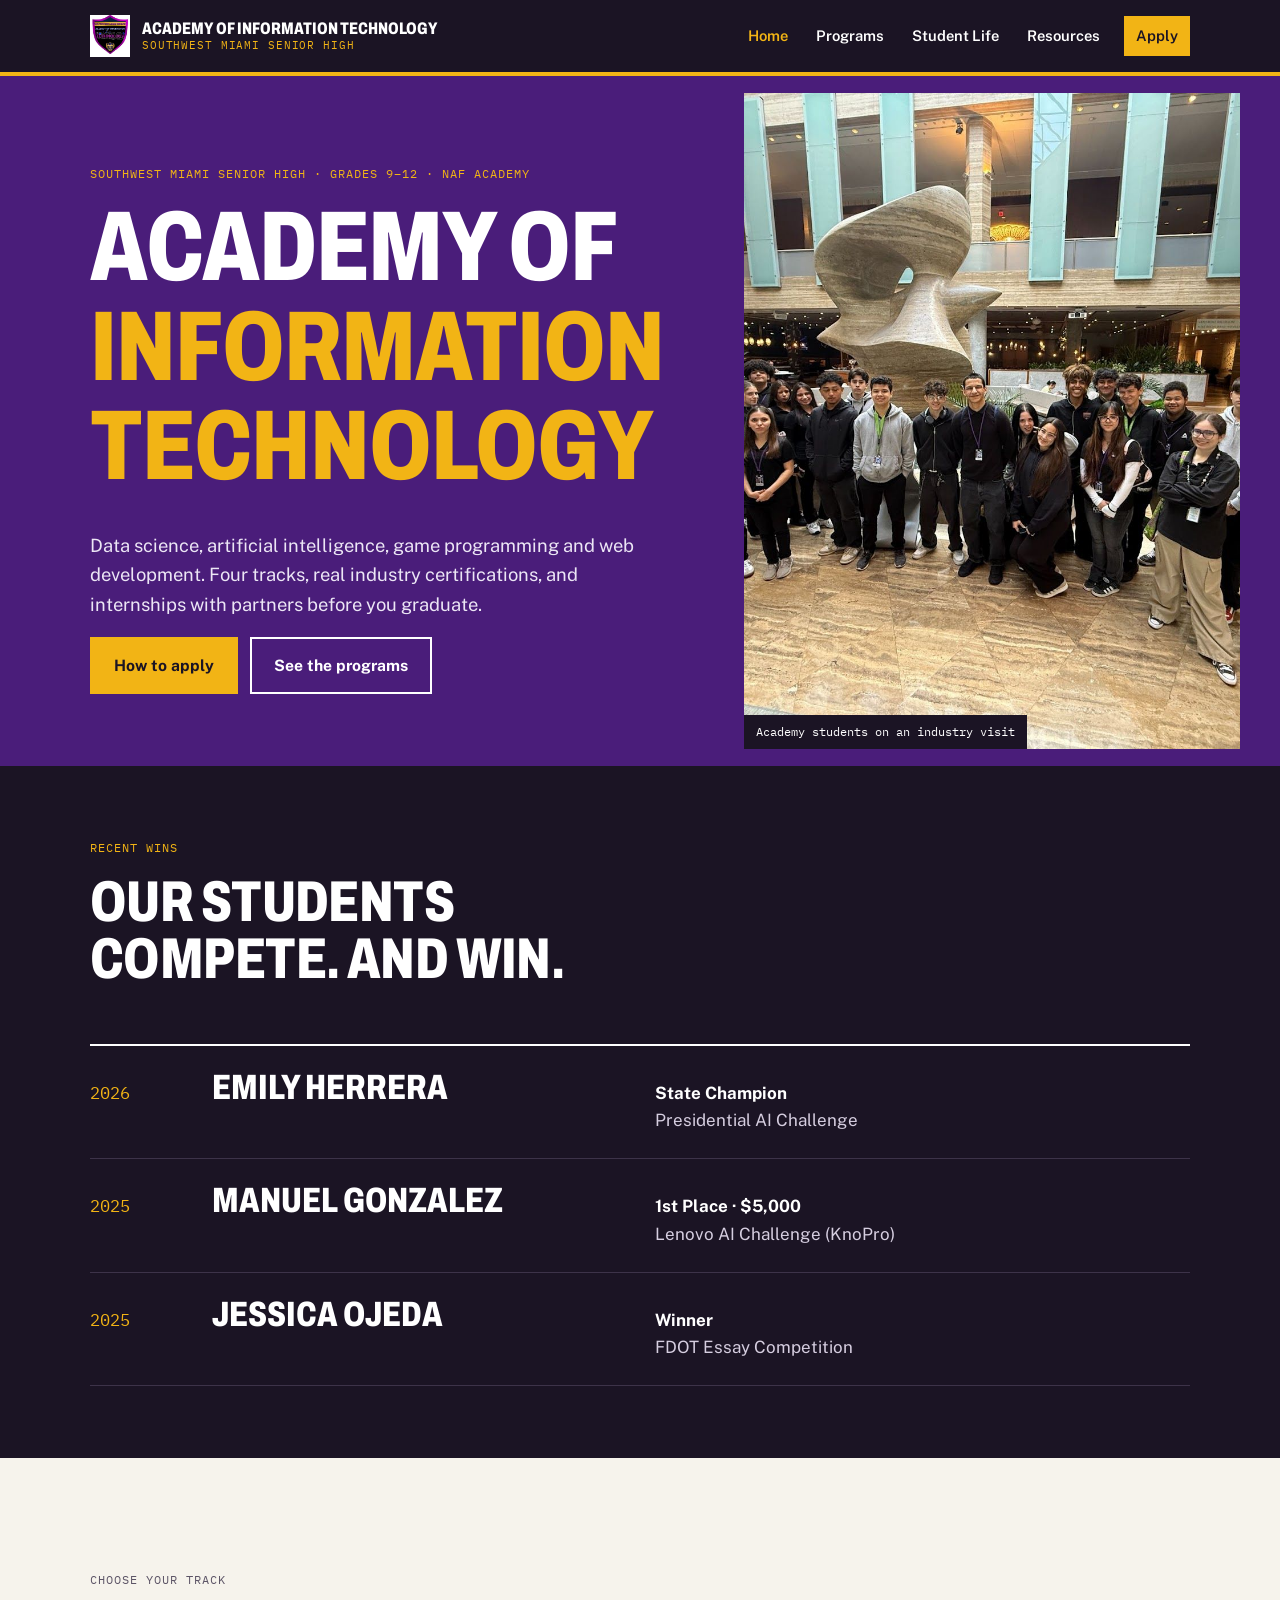
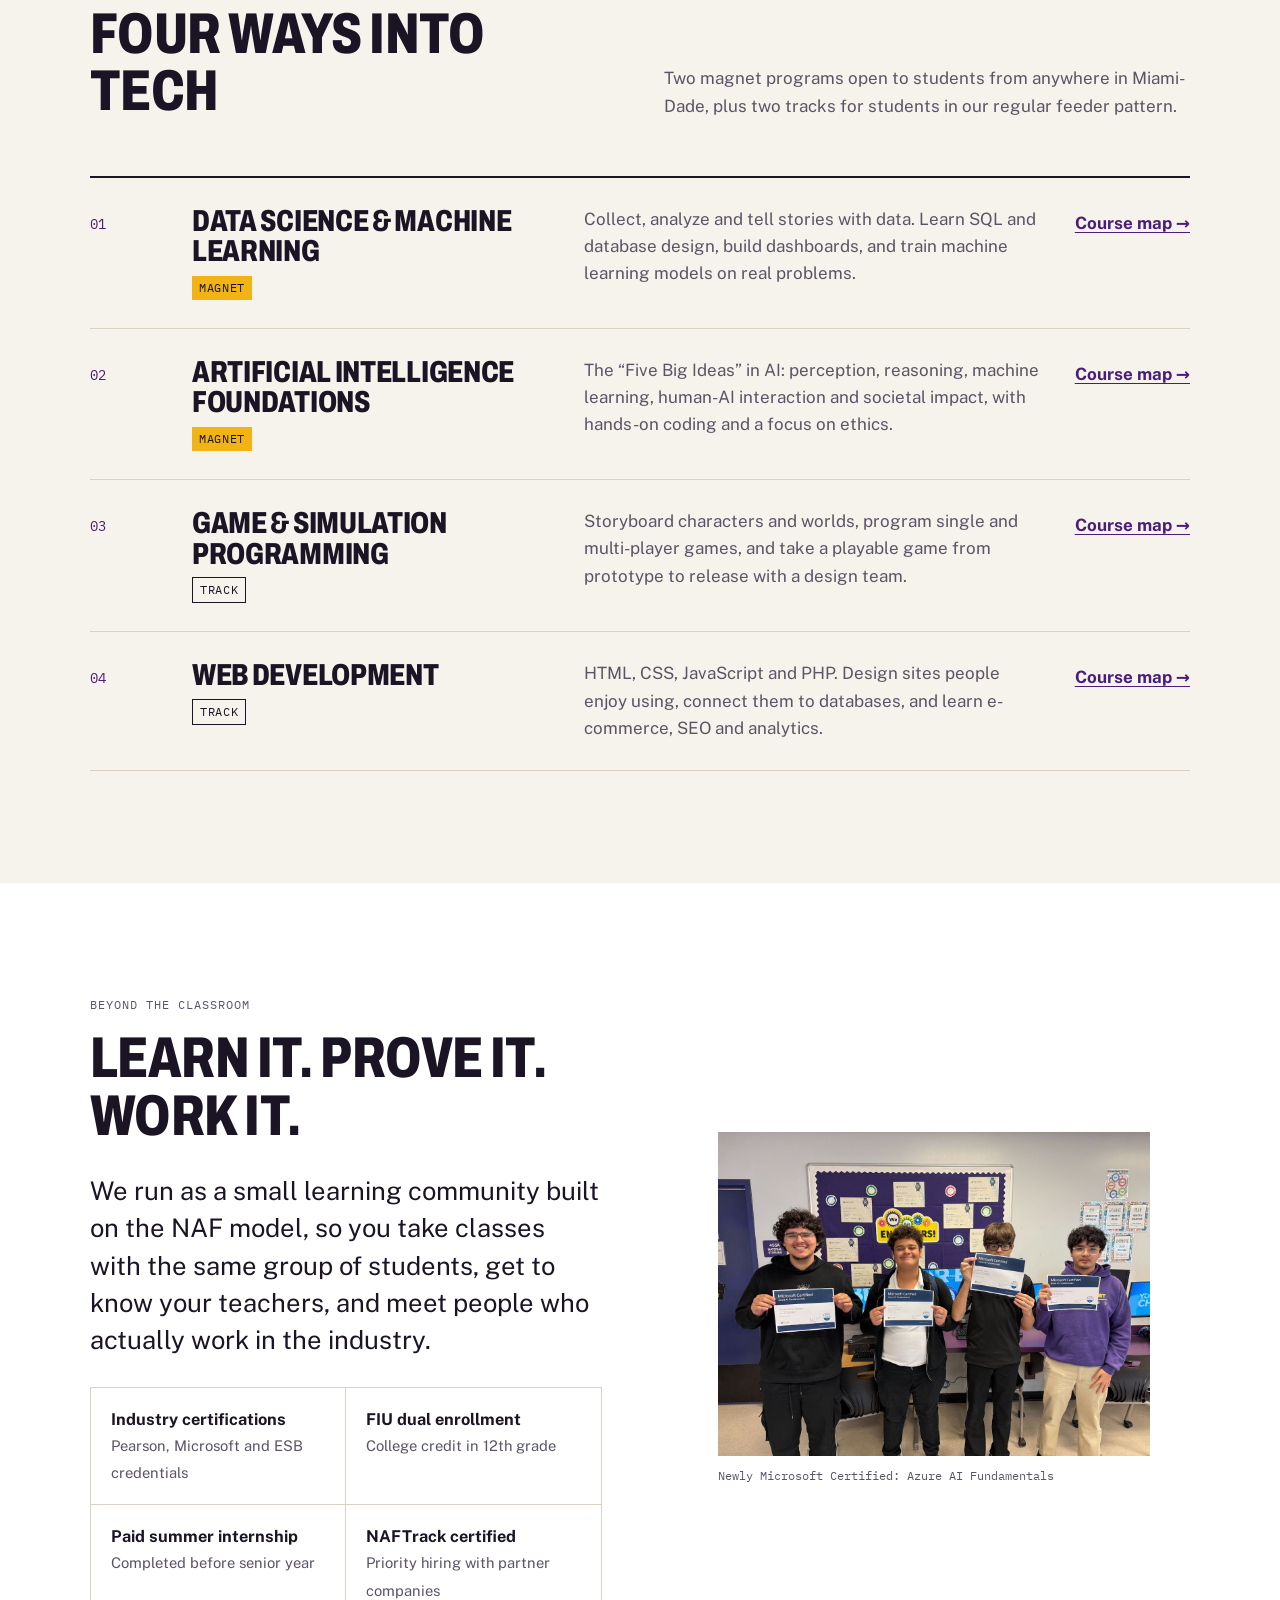
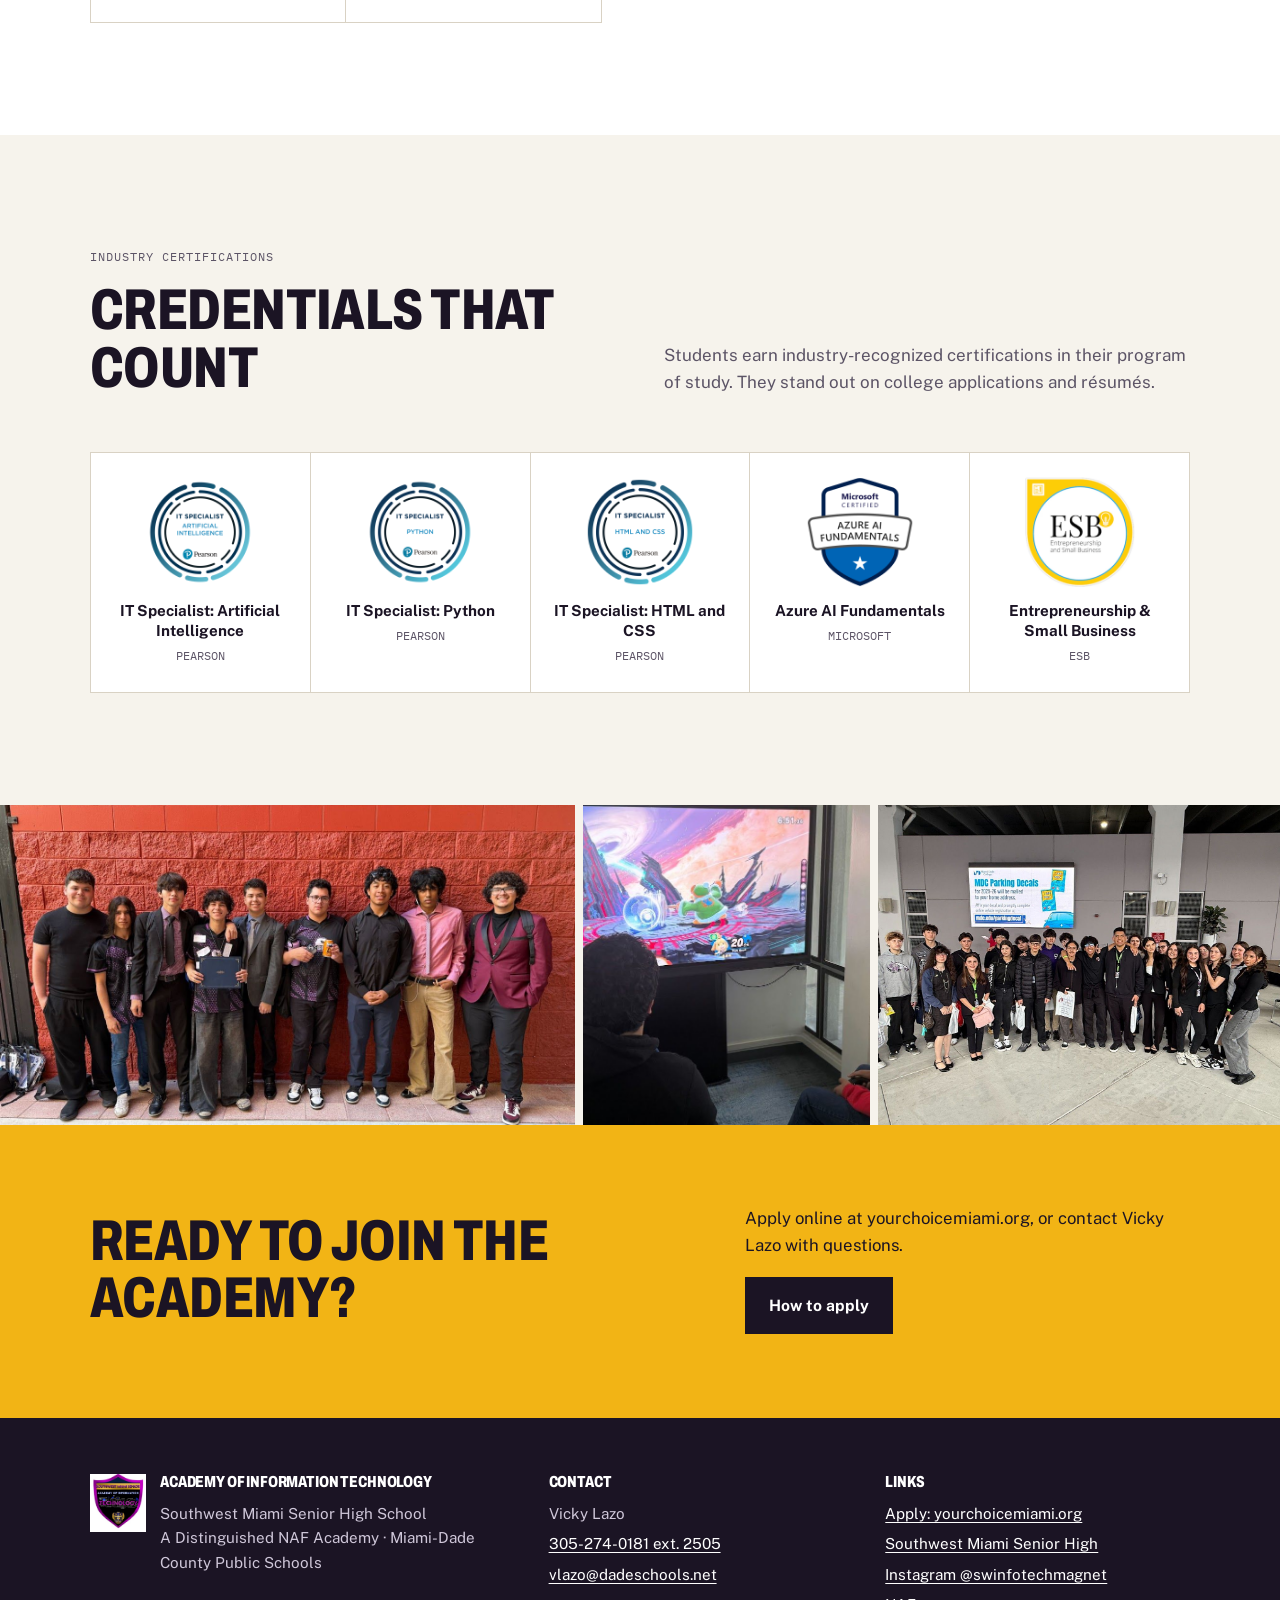
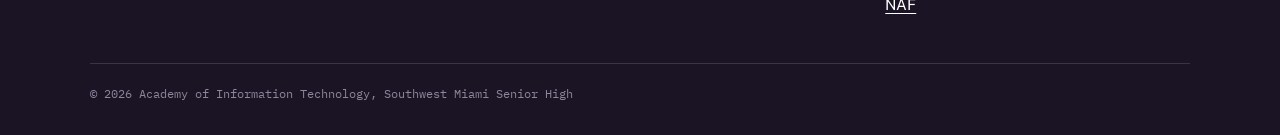
<file: index.html>
<!doctype html>
<html lang="en">
<head>
  <meta charset="utf-8">
  <meta name="viewport" content="width=device-width, initial-scale=1">
  <title>Academy of Information Technology | Southwest Miami Senior High</title>
  <meta name="description" content="Southwest Miami Senior High's Academy of Information Technology: Data Science & Machine Learning and AI magnet programs, plus game and web development tracks.">
  <link rel="icon" href="images/logo-academy.png">
  <link rel="preconnect" href="https://fonts.googleapis.com">
  <link rel="preconnect" href="https://fonts.gstatic.com" crossorigin>
  <link href="https://fonts.googleapis.com/css2?family=Archivo:wdth,wght@62..125,400..900&family=IBM+Plex+Mono:wght@400;500&family=Public+Sans:ital,wght@0,400;0,600;0,700;1,400&display=swap" rel="stylesheet">
  <link rel="stylesheet" href="css/style.css">
</head>
<body>
  <a class="skip" href="#main">Skip to content</a>

  <header class="site-header">
    <div class="wrap">
      <a class="brand" href="index.html">
        <img src="images/logo-academy.png" alt="">
        <span>Academy of Information Technology<small>Southwest Miami Senior High</small></span>
      </a>
      <button class="nav-toggle" type="button" aria-expanded="false" aria-controls="site-nav">Menu</button>
      <nav class="nav" id="site-nav" aria-label="Main">
        <ul>
          <li><a href="index.html" aria-current="page">Home</a></li>
          <li><a href="programs.html">Programs</a></li>
          <li><a href="student-life.html">Student Life</a></li>
          <li><a href="resources.html">Resources</a></li>
          <li><a class="nav-apply" href="apply.html">Apply</a></li>
        </ul>
      </nav>
    </div>
  </header>

  <main id="main">
  <section class="hero">
    <div class="hero-grid">
      <div class="hero-text">
        <span class="label">Southwest Miami Senior High · Grades 9–12 · NAF Academy</span>
        <h1>Academy of <em>Information Technology</em></h1>
        <p>Data science, artificial intelligence, game programming and web development. Four tracks, real industry certifications, and internships with partners before you graduate.</p>
        <div class="btn-row">
          <a class="btn btn-gold" href="apply.html">How to apply</a>
          <a class="btn btn-ghost" href="programs.html">See the programs</a>
        </div>
      </div>
      <figure class="hero-photo">
        <img src="images/photo-field-trip-lobby.jpg" alt="A large group of academy students on a field trip, standing in a building lobby">
        <figcaption>Academy students on an industry visit</figcaption>
      </figure>
    </div>
  </section>

  <section class="section-tight section-ink">
    <div class="wrap">
      <div class="section-head">
        <div>
          <span class="label">Recent wins</span>
          <h2>Our students compete. And win.</h2>
        </div>
      </div>
      <ul class="wins">
        <li>
          <span class="year">2026</span>
          <span class="who">Emily Herrera</span>
          <span class="what"><strong>State Champion</strong>Presidential AI Challenge</span>
        </li>
        <li>
          <span class="year">2025</span>
          <span class="who">Manuel Gonzalez</span>
          <span class="what"><strong>1st Place · $5,000</strong>Lenovo AI Challenge (KnoPro)</span>
        </li>
        <li>
          <span class="year">2025</span>
          <span class="who">Jessica Ojeda</span>
          <span class="what"><strong>Winner</strong>FDOT Essay Competition</span>
        </li>
      </ul>
    </div>
  </section>

  <section class="section">
    <div class="wrap">
      <div class="section-head">
        <div>
          <span class="label">Choose your track</span>
          <h2>Four ways into tech</h2>
        </div>
        <p>Two magnet programs open to students from anywhere in Miami-Dade, plus two tracks for students in our regular feeder pattern.</p>
      </div>
      <ul class="tracks">
        <li>
          <span class="num">01</span>
          <div><h3>Data Science &amp; Machine Learning</h3><span class="tag">Magnet</span></div>
          <p>Collect, analyze and tell stories with data. Learn SQL and database design, build dashboards, and train machine learning models on real problems.</p>
          <a class="more" href="programs.html#data-science">Course map →</a>
        </li>
        <li>
          <span class="num">02</span>
          <div><h3>Artificial Intelligence Foundations</h3><span class="tag">Magnet</span></div>
          <p>The “Five Big Ideas” in AI: perception, reasoning, machine learning, human-AI interaction and societal impact, with hands-on coding and a focus on ethics.</p>
          <a class="more" href="programs.html#ai">Course map →</a>
        </li>
        <li>
          <span class="num">03</span>
          <div><h3>Game &amp; Simulation Programming</h3><span class="tag tag-plain">Track</span></div>
          <p>Storyboard characters and worlds, program single and multi-player games, and take a playable game from prototype to release with a design team.</p>
          <a class="more" href="programs.html#gaming">Course map →</a>
        </li>
        <li>
          <span class="num">04</span>
          <div><h3>Web Development</h3><span class="tag tag-plain">Track</span></div>
          <p>HTML, CSS, JavaScript and PHP. Design sites people enjoy using, connect them to databases, and learn e-commerce, SEO and analytics.</p>
          <a class="more" href="programs.html#web">Course map →</a>
        </li>
      </ul>
    </div>
  </section>

  <section class="section section-white">
    <div class="wrap split">
      <div>
        <span class="label">Beyond the classroom</span>
        <h2>Learn it. Prove it. Work it.</h2>
        <p class="lede">We run as a small learning community built on the NAF model, so you take classes with the same group of students, get to know your teachers, and meet people who actually work in the industry.</p>
        <ul class="pillars">
          <li><strong>Industry certifications</strong><span>Pearson, Microsoft and ESB credentials</span></li>
          <li><strong>FIU dual enrollment</strong><span>College credit in 12th grade</span></li>
          <li><strong>Paid summer internship</strong><span>Completed before senior year</span></li>
          <li><strong>NAFTrack certified</strong><span>Priority hiring with partner companies</span></li>
        </ul>
      </div>
      <figure class="split-photo">
        <img src="images/photo-microsoft-certified.jpg" alt="Four students holding Microsoft Certified Azure AI Fundamentals certificates in their classroom">
        <figcaption>Newly Microsoft Certified: Azure AI Fundamentals</figcaption>
      </figure>
    </div>
  </section>

  <section class="section">
    <div class="wrap">
      <div class="section-head">
        <div>
          <span class="label">Industry certifications</span>
          <h2>Credentials that count</h2>
        </div>
        <p>Students earn industry-recognized certifications in their program of study. They stand out on college applications and résumés.</p>
      </div>
      <ul class="certs">
        <li><img src="images/cert-pearson-ai.png" alt=""><strong>IT Specialist: Artificial Intelligence</strong><span>Pearson</span></li>
        <li><img src="images/cert-pearson-python.png" alt=""><strong>IT Specialist: Python</strong><span>Pearson</span></li>
        <li><img src="images/cert-pearson-html-css.png" alt=""><strong>IT Specialist: HTML and CSS</strong><span>Pearson</span></li>
        <li><img src="images/cert-azure-ai.png" alt=""><strong>Azure AI Fundamentals</strong><span>Microsoft</span></li>
        <li><img src="images/cert-esb.png" alt=""><strong>Entrepreneurship &amp; Small Business</strong><span>ESB</span></li>
      </ul>
    </div>
  </section>

  <div class="strip" aria-label="Photos of academy life">
    <img src="images/photo-competition-team.jpg" alt="Academy students dressed up at a competition, standing against a red brick wall">
    <img src="images/photo-esports.jpg" alt="Two students playing a video game on a large screen during an esports match">
    <img src="images/photo-mdc-visit.jpg" alt="Academy students on a college campus visit">
  </div>
  </main>

  <section class="cta">
    <div class="wrap">
      <h2>Ready to join the academy?</h2>
      <div>
        <p>Apply online at yourchoicemiami.org, or contact Vicky Lazo with questions.</p>
        <a class="btn" href="apply.html">How to apply</a>
      </div>
    </div>
  </section>

  <footer class="site-footer">
    <div class="wrap">
      <div class="footer-grid">
        <div class="footer-brand">
          <img src="images/logo-academy.png" alt="">
          <div>
            <h4>Academy of Information Technology</h4>
            <p>Southwest Miami Senior High School<br>A Distinguished NAF Academy · Miami-Dade County Public Schools</p>
          </div>
        </div>
        <div>
          <h4>Contact</h4>
          <ul>
            <li>Vicky Lazo</li>
            <li><a href="tel:+13052740181,2505">305-274-0181 ext. 2505</a></li>
            <li><a href="mailto:vlazo@dadeschools.net">vlazo@dadeschools.net</a></li>
          </ul>
        </div>
        <div>
          <h4>Links</h4>
          <ul>
            <li><a href="https://yourchoicemiami.org/">Apply: yourchoicemiami.org</a></li>
            <li><a href="https://southwestmiamieagles.net/">Southwest Miami Senior High</a></li>
            <li><a href="https://www.instagram.com/swinfotechmagnet/">Instagram @swinfotechmagnet</a></li>
            <li><a href="https://naf.org/">NAF</a></li>
          </ul>
        </div>
      </div>
      <div class="footer-bottom">© <span id="year">2026</span> Academy of Information Technology, Southwest Miami Senior High</div>
    </div>
  </footer>

  <script src="js/main.js"></script>
</body>
</html>
</file>
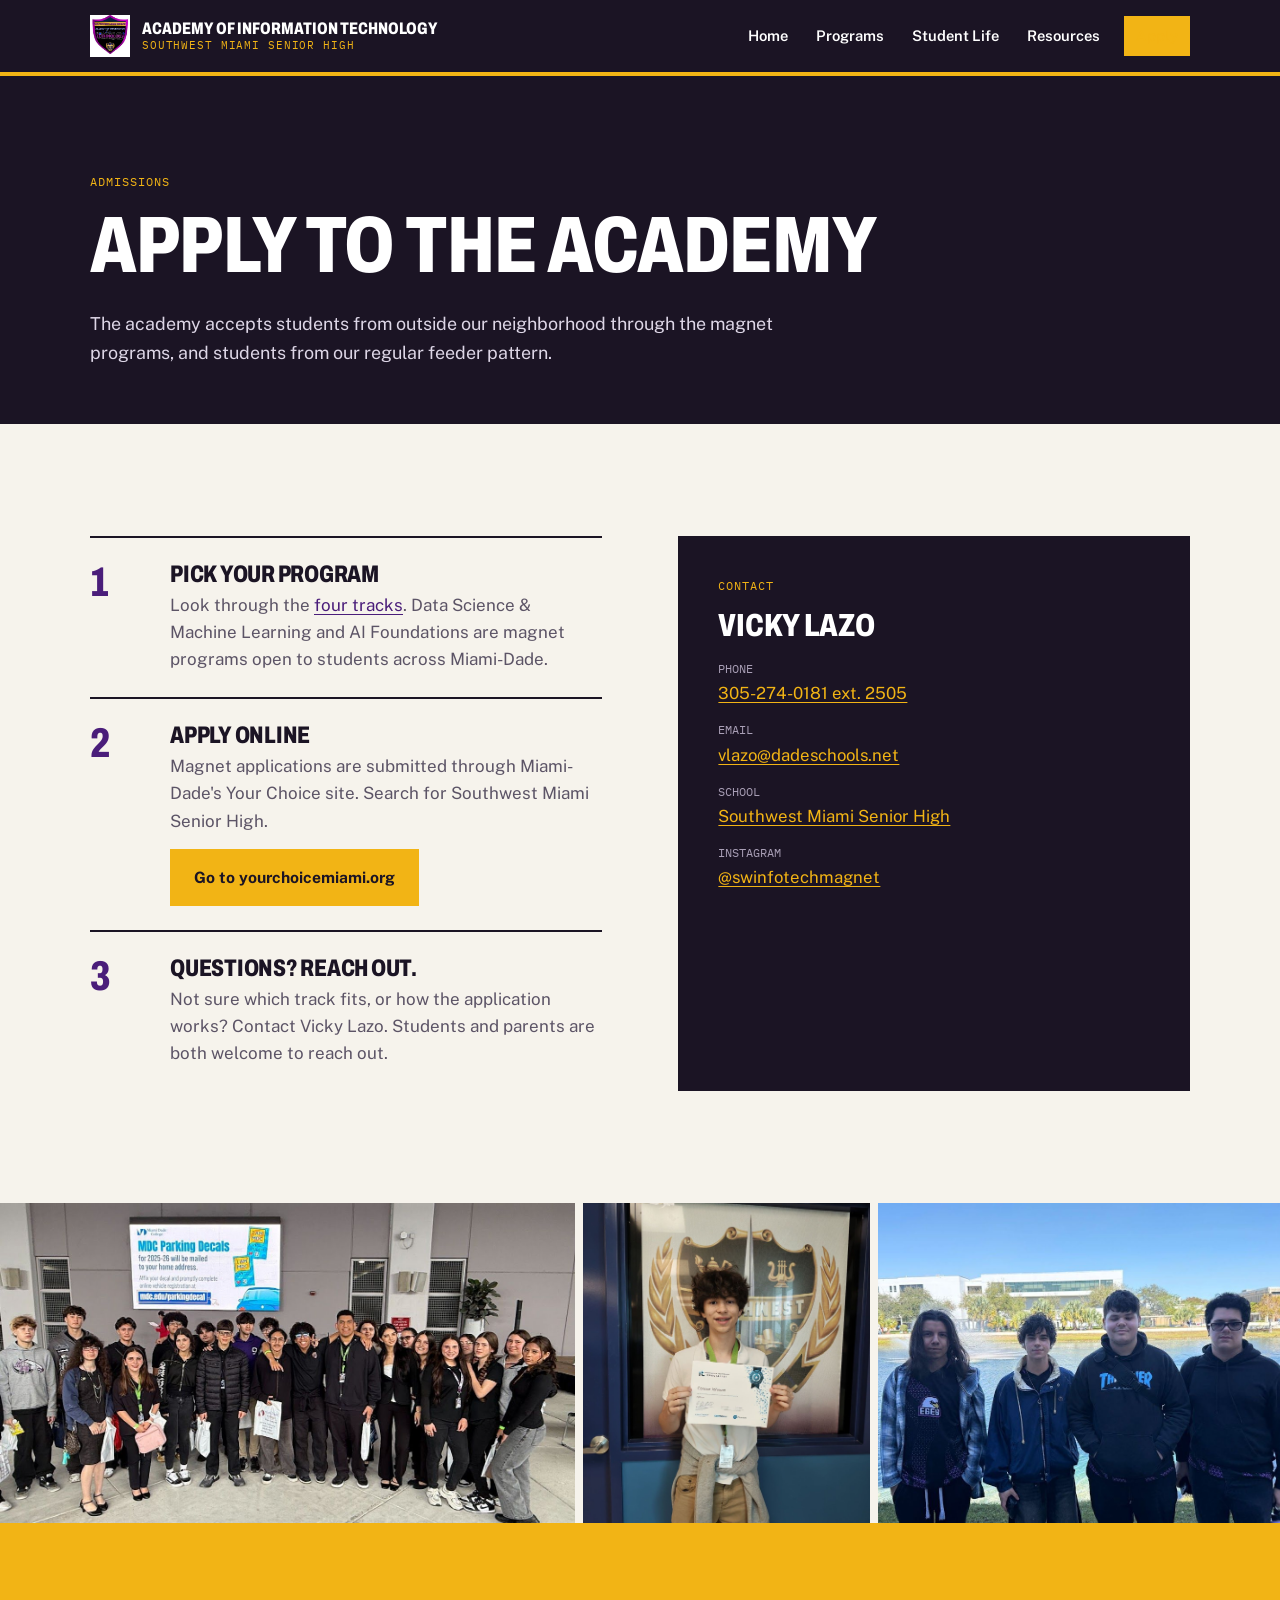
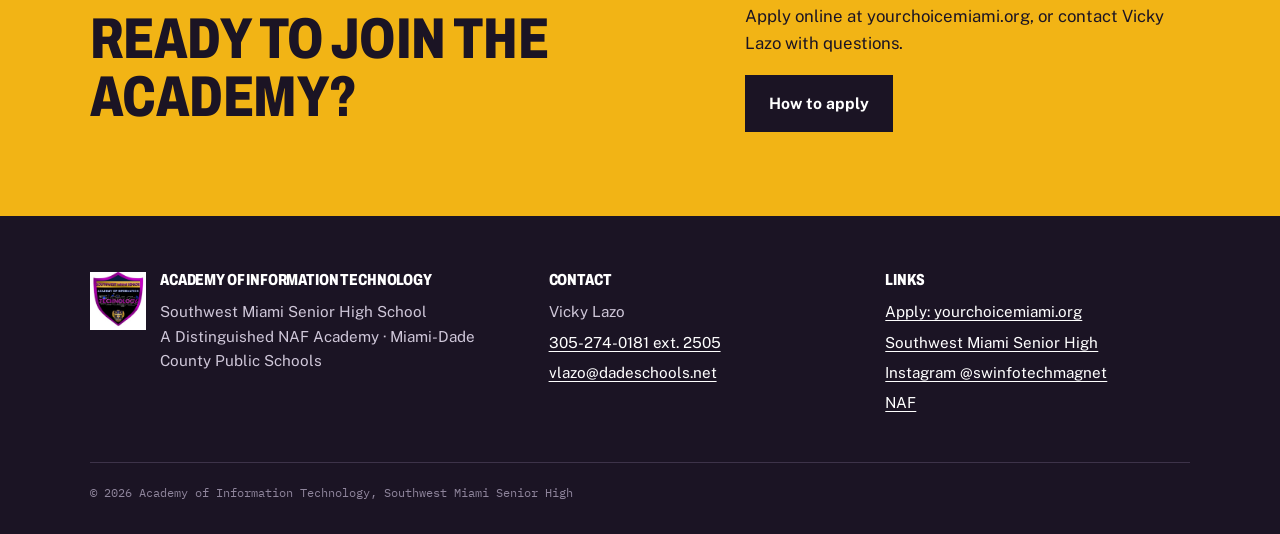
<file: apply.html>
<!doctype html>
<html lang="en">
<head>
  <meta charset="utf-8">
  <meta name="viewport" content="width=device-width, initial-scale=1">
  <title>Apply | Academy of Information Technology</title>
  <meta name="description" content="How to apply to the Academy of Information Technology at Southwest Miami Senior High.">
  <link rel="icon" href="images/logo-academy.png">
  <link rel="preconnect" href="https://fonts.googleapis.com">
  <link rel="preconnect" href="https://fonts.gstatic.com" crossorigin>
  <link href="https://fonts.googleapis.com/css2?family=Archivo:wdth,wght@62..125,400..900&family=IBM+Plex+Mono:wght@400;500&family=Public+Sans:ital,wght@0,400;0,600;0,700;1,400&display=swap" rel="stylesheet">
  <link rel="stylesheet" href="css/style.css">
</head>
<body>
  <a class="skip" href="#main">Skip to content</a>

  <header class="site-header">
    <div class="wrap">
      <a class="brand" href="index.html">
        <img src="images/logo-academy.png" alt="">
        <span>Academy of Information Technology<small>Southwest Miami Senior High</small></span>
      </a>
      <button class="nav-toggle" type="button" aria-expanded="false" aria-controls="site-nav">Menu</button>
      <nav class="nav" id="site-nav" aria-label="Main">
        <ul>
          <li><a href="index.html">Home</a></li>
          <li><a href="programs.html">Programs</a></li>
          <li><a href="student-life.html">Student Life</a></li>
          <li><a href="resources.html">Resources</a></li>
          <li><a class="nav-apply" href="apply.html" aria-current="page">Apply</a></li>
        </ul>
      </nav>
    </div>
  </header>

  <main id="main">
  <header class="page-head">
    <div class="wrap">
      <span class="label">Admissions</span>
      <h1>Apply to the academy</h1>
      <p>The academy accepts students from outside our neighborhood through the magnet programs, and students from our regular feeder pattern.</p>
    </div>
  </header>

  <section class="section">
    <div class="wrap two-col">
      <div>
        <ol class="steps">
          <li>
            <div>
              <h3>Pick your program</h3>
              <p>Look through the <a href="programs.html">four tracks</a>. Data Science &amp; Machine Learning and AI Foundations are magnet programs open to students across Miami-Dade.</p>
            </div>
          </li>
          <li>
            <div>
              <h3>Apply online</h3>
              <p>Magnet applications are submitted through Miami-Dade's Your Choice site. Search for Southwest Miami Senior High.</p>
              <p style="margin-top:14px"><a class="btn btn-gold" href="https://yourchoicemiami.org/">Go to yourchoicemiami.org</a></p>
            </div>
          </li>
          <li>
            <div>
              <h3>Questions? Reach out.</h3>
              <p>Not sure which track fits, or how the application works? Contact Vicky Lazo. Students and parents are both welcome to reach out.</p>
            </div>
          </li>
        </ol>
      </div>
      <aside class="contact-card">
        <span class="label">Contact</span>
        <div class="name">Vicky Lazo</div>
        <dl>
          <dt>Phone</dt>
          <dd><a href="tel:+13052740181,2505">305-274-0181 ext. 2505</a></dd>
          <dt>Email</dt>
          <dd><a href="mailto:vlazo@dadeschools.net">vlazo@dadeschools.net</a></dd>
          <dt>School</dt>
          <dd><a href="https://southwestmiamieagles.net/">Southwest Miami Senior High</a></dd>
          <dt>Instagram</dt>
          <dd><a href="https://www.instagram.com/swinfotechmagnet/">@swinfotechmagnet</a></dd>
        </dl>
      </aside>
    </div>
  </section>

  <div class="strip" aria-label="Photos of academy life">
    <img src="images/photo-mdc-visit.jpg" alt="Academy students on a college campus visit">
    <img src="images/photo-certificate.jpg" alt="A student holding a certification certificate">
    <img src="images/photo-esports-team.jpg" alt="Esports team members outdoors">
  </div>
  </main>

  <section class="cta">
    <div class="wrap">
      <h2>Ready to join the academy?</h2>
      <div>
        <p>Apply online at yourchoicemiami.org, or contact Vicky Lazo with questions.</p>
        <a class="btn" href="apply.html">How to apply</a>
      </div>
    </div>
  </section>

  <footer class="site-footer">
    <div class="wrap">
      <div class="footer-grid">
        <div class="footer-brand">
          <img src="images/logo-academy.png" alt="">
          <div>
            <h4>Academy of Information Technology</h4>
            <p>Southwest Miami Senior High School<br>A Distinguished NAF Academy · Miami-Dade County Public Schools</p>
          </div>
        </div>
        <div>
          <h4>Contact</h4>
          <ul>
            <li>Vicky Lazo</li>
            <li><a href="tel:+13052740181,2505">305-274-0181 ext. 2505</a></li>
            <li><a href="mailto:vlazo@dadeschools.net">vlazo@dadeschools.net</a></li>
          </ul>
        </div>
        <div>
          <h4>Links</h4>
          <ul>
            <li><a href="https://yourchoicemiami.org/">Apply: yourchoicemiami.org</a></li>
            <li><a href="https://southwestmiamieagles.net/">Southwest Miami Senior High</a></li>
            <li><a href="https://www.instagram.com/swinfotechmagnet/">Instagram @swinfotechmagnet</a></li>
            <li><a href="https://naf.org/">NAF</a></li>
          </ul>
        </div>
      </div>
      <div class="footer-bottom">© <span id="year">2026</span> Academy of Information Technology, Southwest Miami Senior High</div>
    </div>
  </footer>

  <script src="js/main.js"></script>
</body>
</html>
</file>
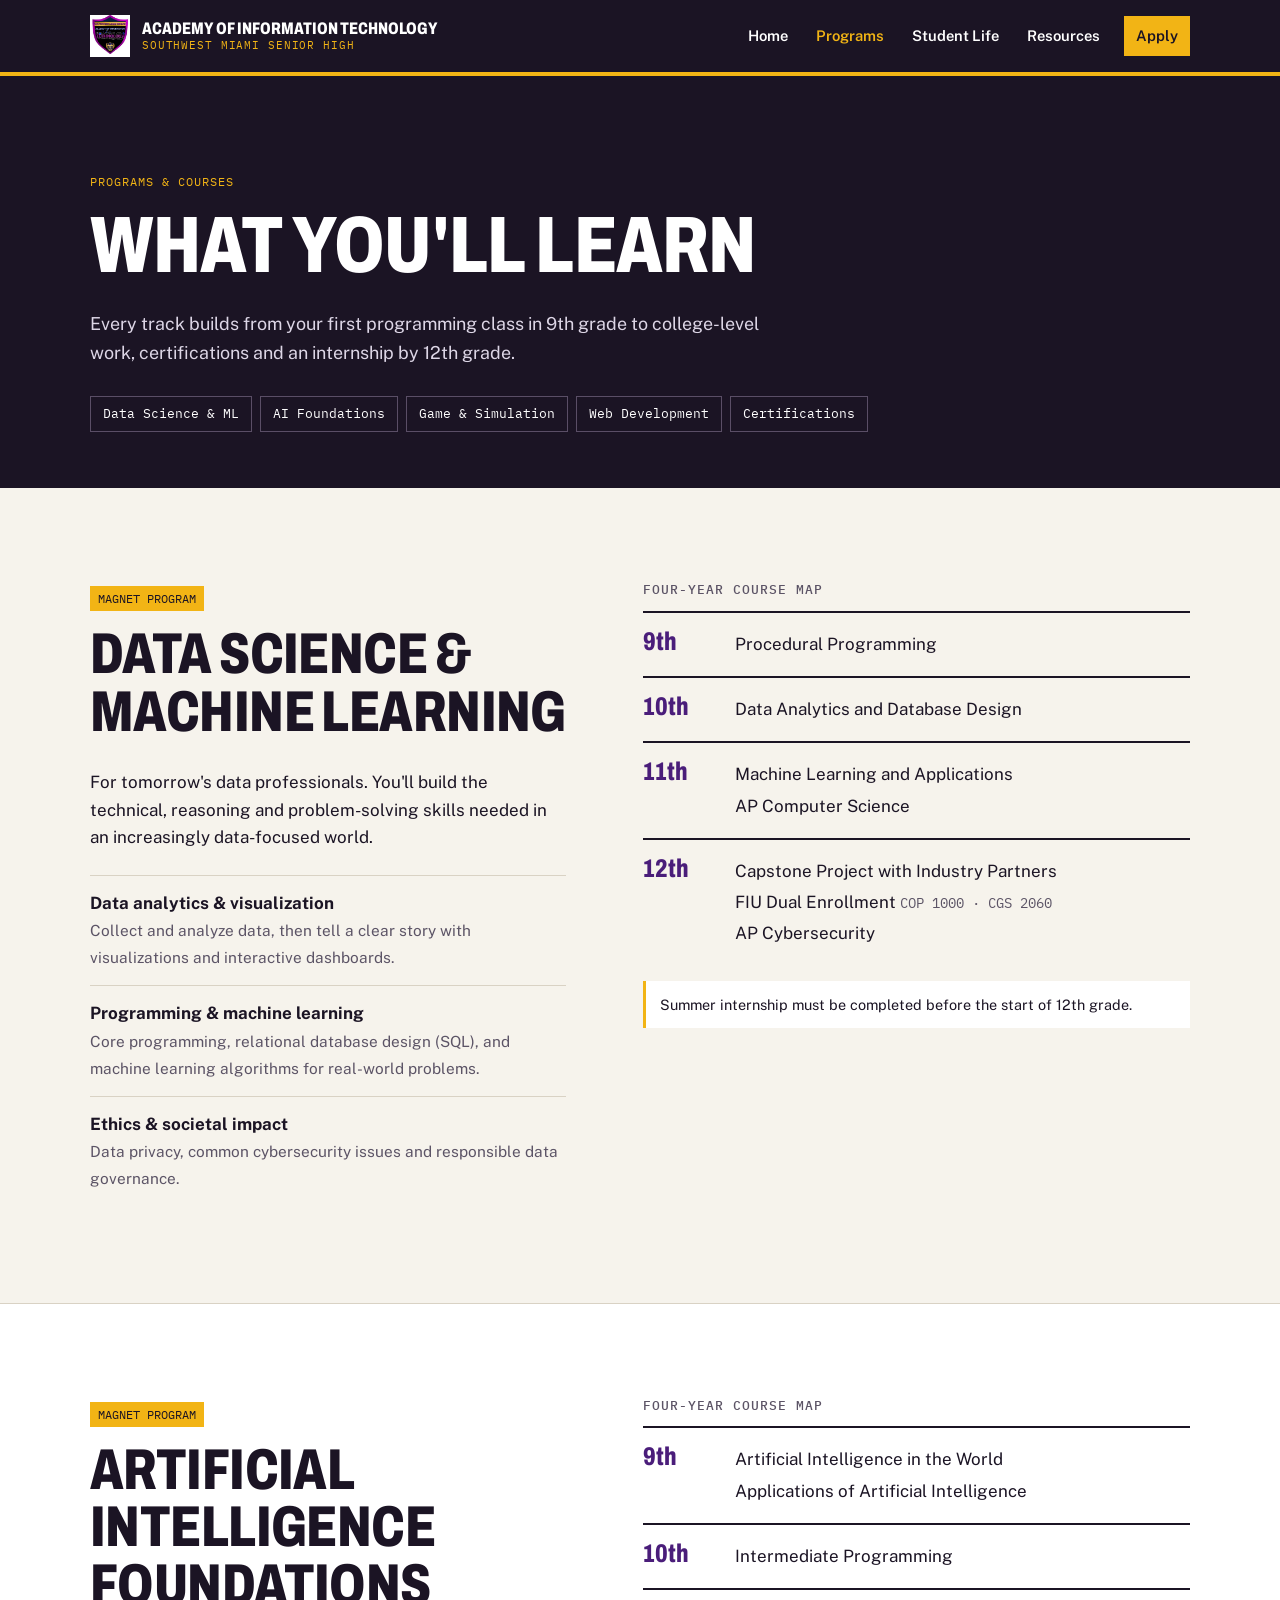
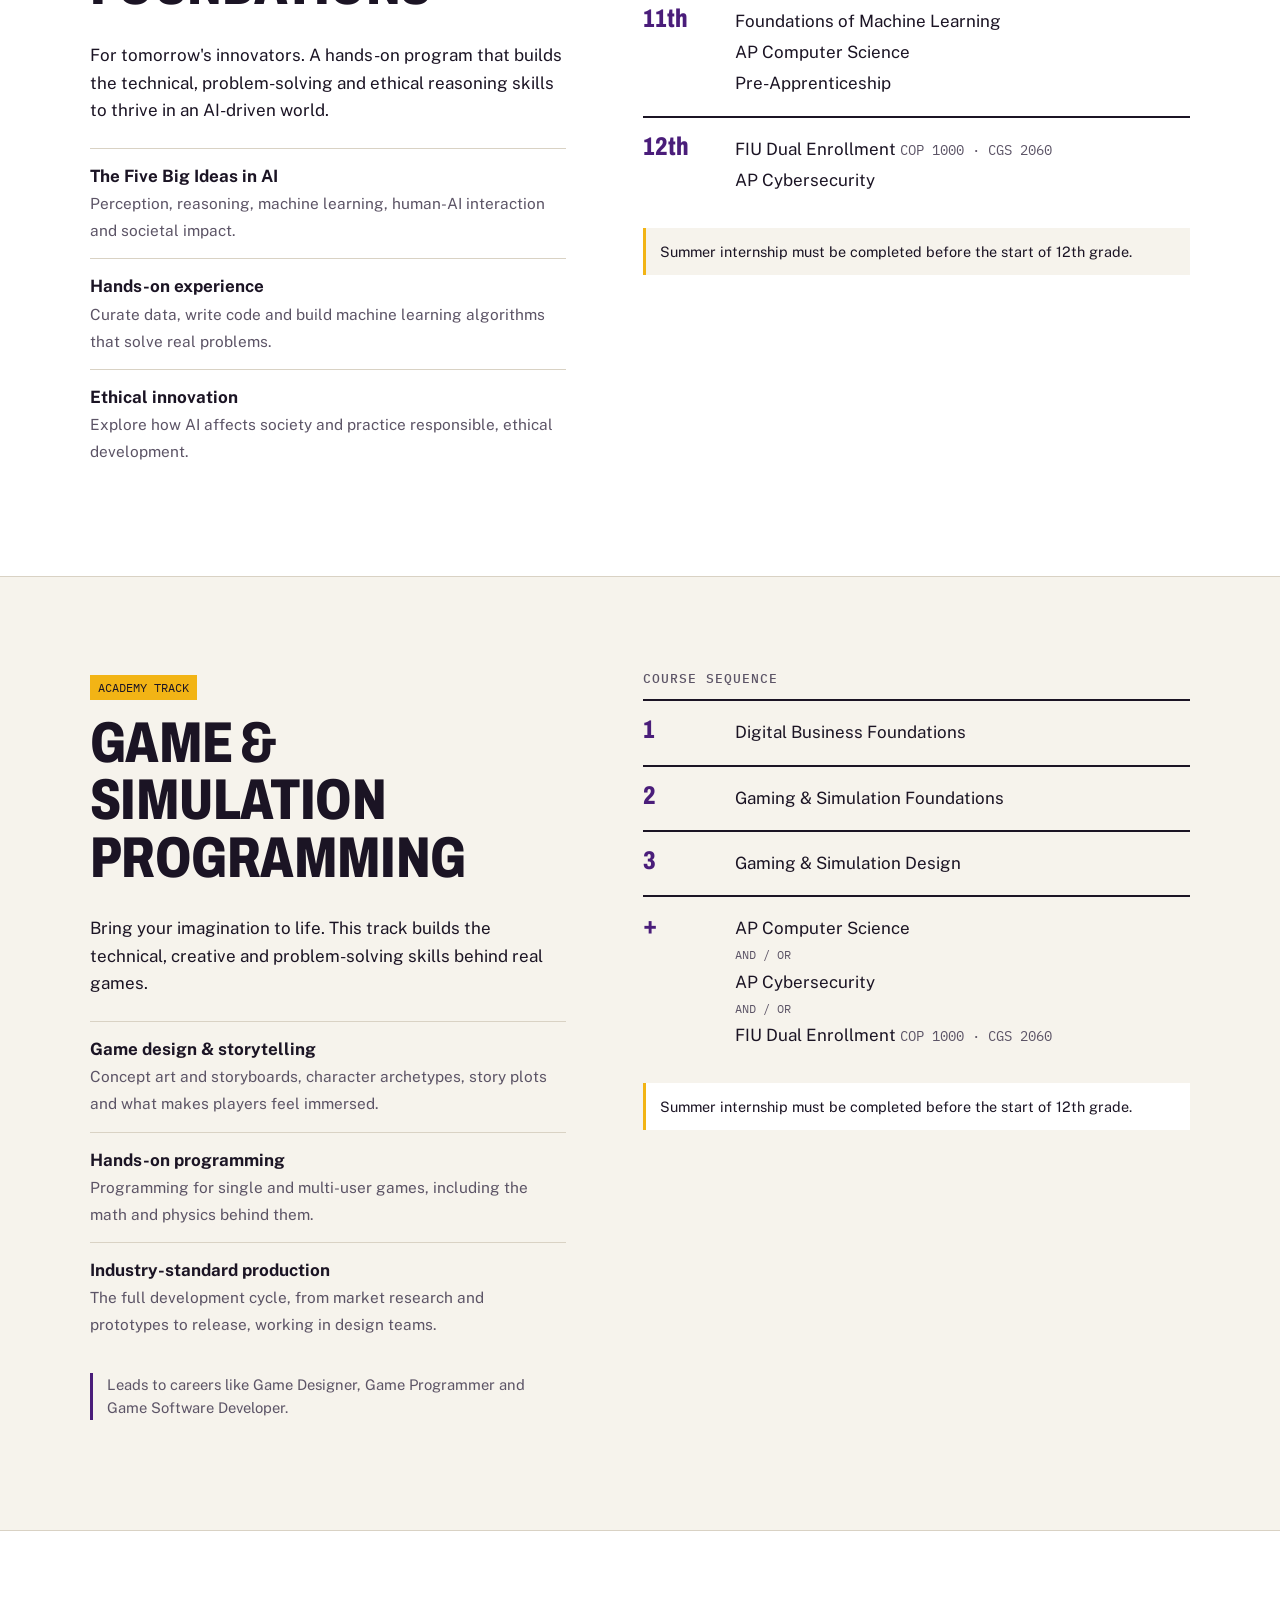
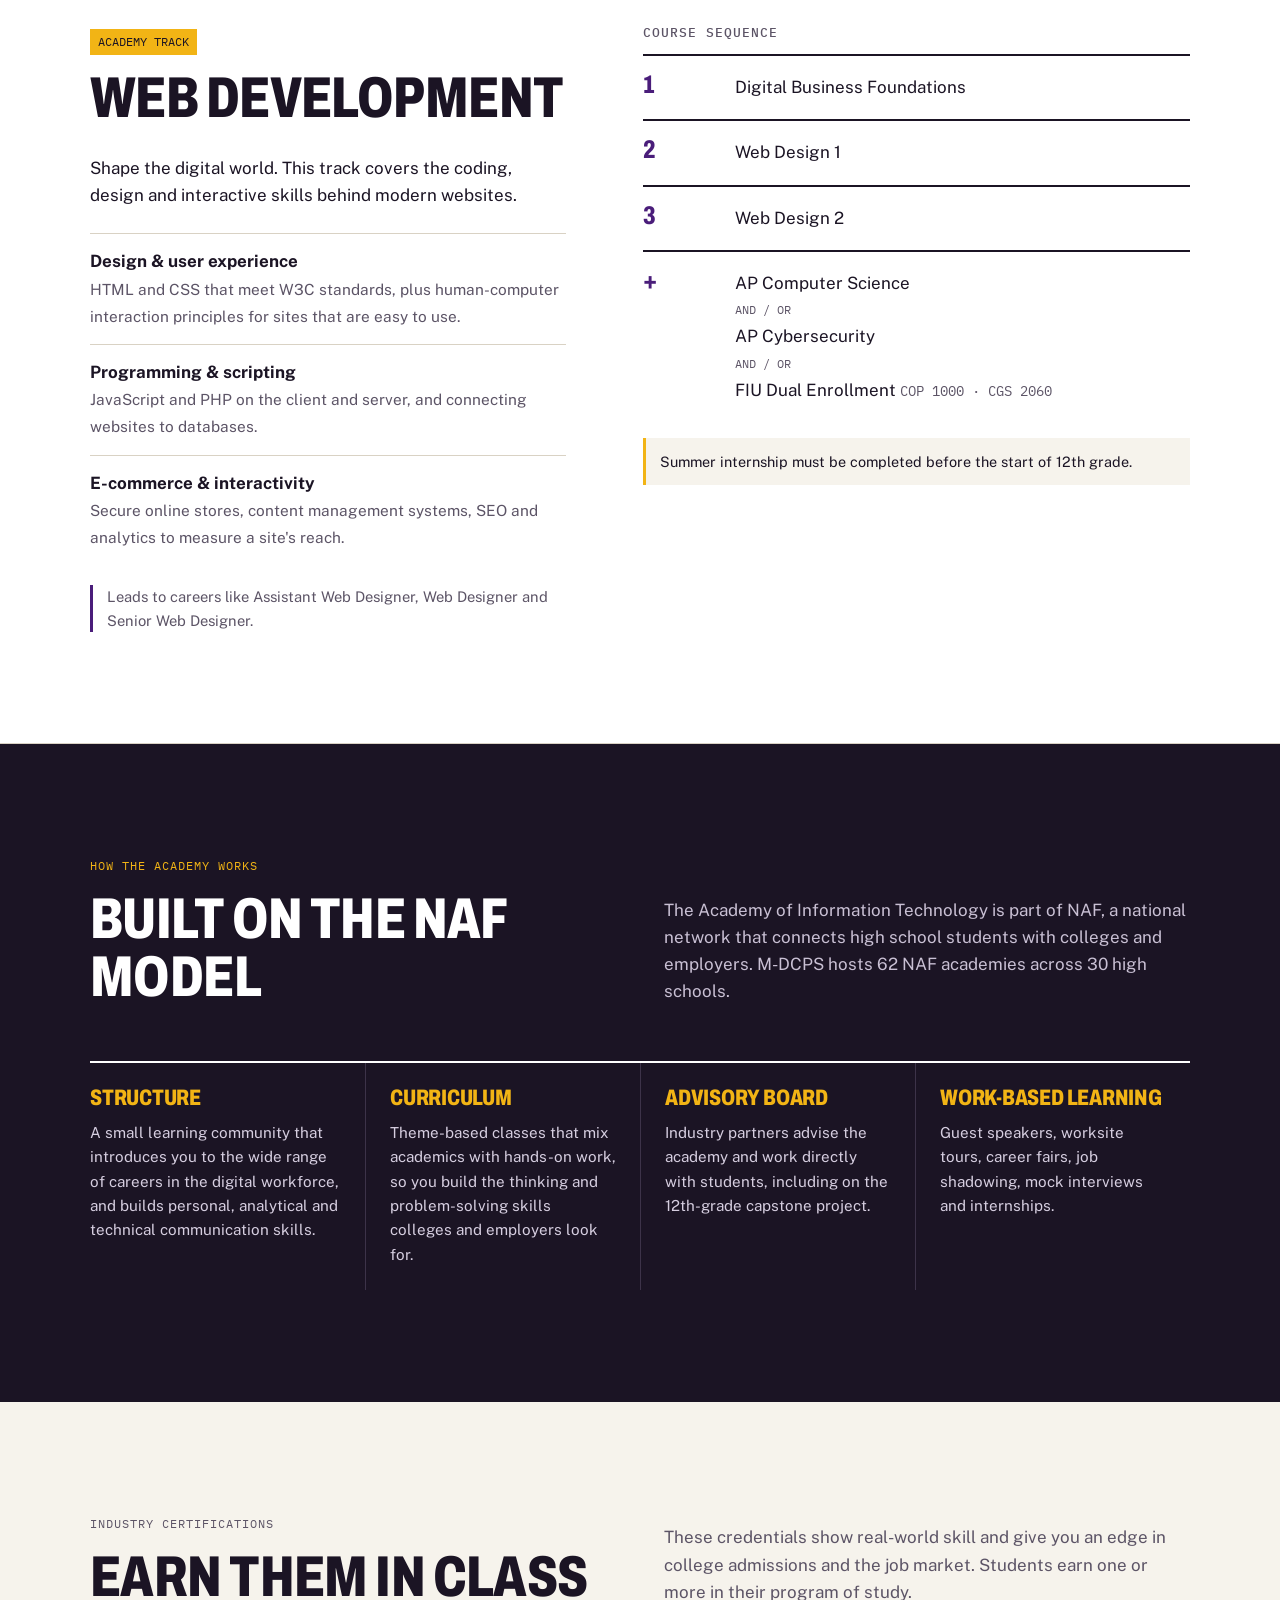
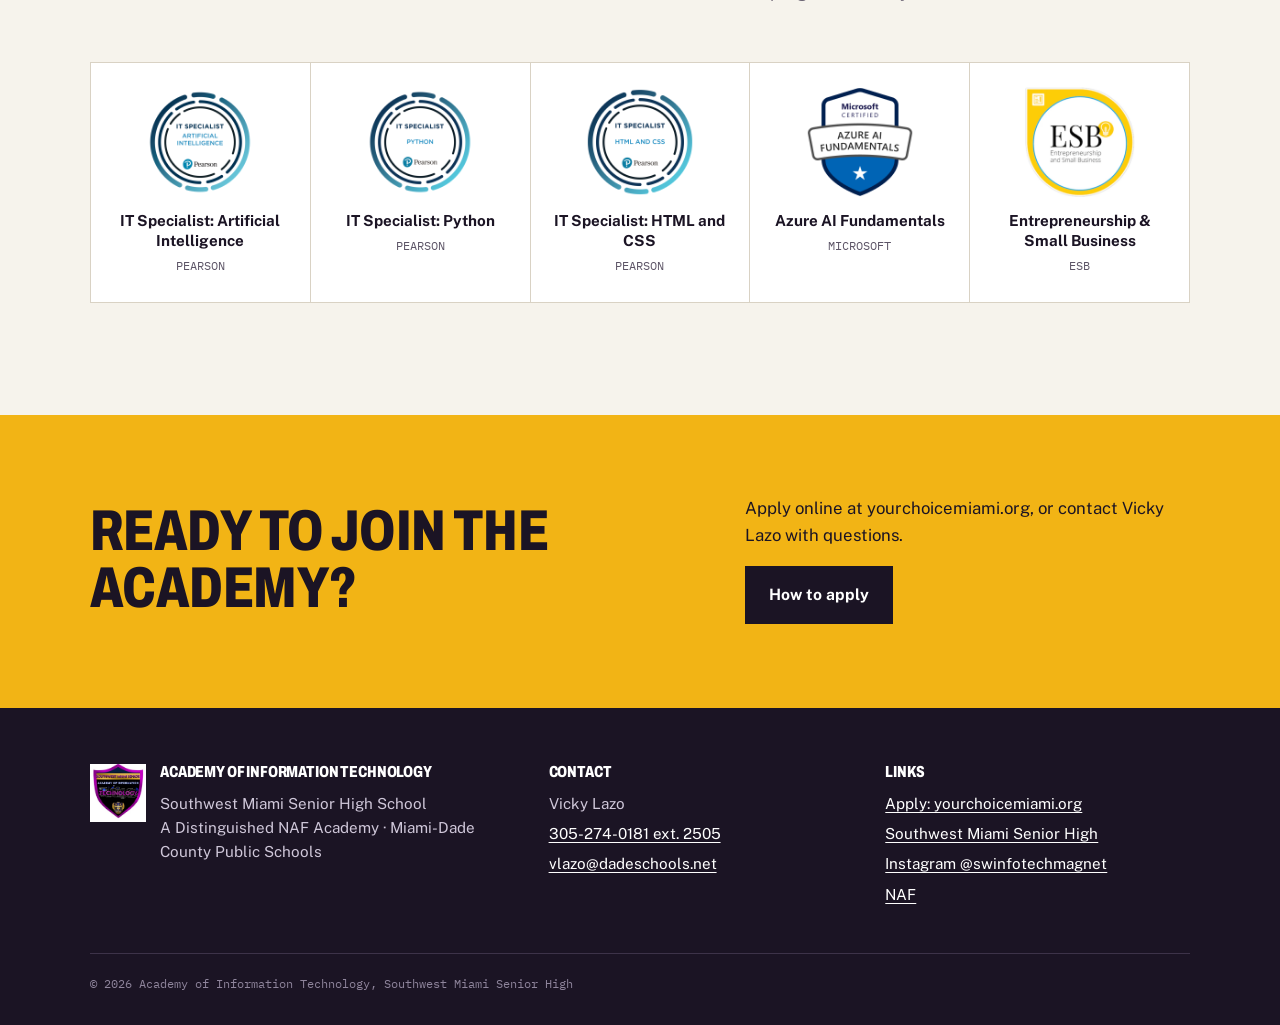
<file: programs.html>
<!doctype html>
<html lang="en">
<head>
  <meta charset="utf-8">
  <meta name="viewport" content="width=device-width, initial-scale=1">
  <title>Programs & Courses | Academy of Information Technology</title>
  <meta name="description" content="Four-year course maps for the Data Science, AI, Game & Simulation, and Web Development tracks, plus industry certifications.">
  <link rel="icon" href="images/logo-academy.png">
  <link rel="preconnect" href="https://fonts.googleapis.com">
  <link rel="preconnect" href="https://fonts.gstatic.com" crossorigin>
  <link href="https://fonts.googleapis.com/css2?family=Archivo:wdth,wght@62..125,400..900&family=IBM+Plex+Mono:wght@400;500&family=Public+Sans:ital,wght@0,400;0,600;0,700;1,400&display=swap" rel="stylesheet">
  <link rel="stylesheet" href="css/style.css">
</head>
<body>
  <a class="skip" href="#main">Skip to content</a>

  <header class="site-header">
    <div class="wrap">
      <a class="brand" href="index.html">
        <img src="images/logo-academy.png" alt="">
        <span>Academy of Information Technology<small>Southwest Miami Senior High</small></span>
      </a>
      <button class="nav-toggle" type="button" aria-expanded="false" aria-controls="site-nav">Menu</button>
      <nav class="nav" id="site-nav" aria-label="Main">
        <ul>
          <li><a href="index.html">Home</a></li>
          <li><a href="programs.html" aria-current="page">Programs</a></li>
          <li><a href="student-life.html">Student Life</a></li>
          <li><a href="resources.html">Resources</a></li>
          <li><a class="nav-apply" href="apply.html">Apply</a></li>
        </ul>
      </nav>
    </div>
  </header>

  <main id="main">
  <header class="page-head">
    <div class="wrap">
      <span class="label">Programs &amp; courses</span>
      <h1>What you'll learn</h1>
      <p>Every track builds from your first programming class in 9th grade to college-level work, certifications and an internship by 12th grade.</p>
      <nav class="jump" aria-label="Jump to a program">
        <a href="#data-science">Data Science &amp; ML</a>
        <a href="#ai">AI Foundations</a>
        <a href="#gaming">Game &amp; Simulation</a>
        <a href="#web">Web Development</a>
        <a href="#certifications">Certifications</a>
      </nav>
    </div>
  </header>

  <section class="program" id="data-science">
    <div class="wrap program-grid">
      <div class="program-intro">
        <span class="tag">Magnet program</span>
        <h2>Data Science &amp; Machine Learning</h2>
        <p>For tomorrow's data professionals. You'll build the technical, reasoning and problem-solving skills needed in an increasingly data-focused world.</p>
        <ul class="highlights">
          <li><strong>Data analytics &amp; visualization</strong><span>Collect and analyze data, then tell a clear story with visualizations and interactive dashboards.</span></li>
          <li><strong>Programming &amp; machine learning</strong><span>Core programming, relational database design (SQL), and machine learning algorithms for real-world problems.</span></li>
          <li><strong>Ethics &amp; societal impact</strong><span>Data privacy, common cybersecurity issues and responsible data governance.</span></li>
        </ul>
      </div>
      <div class="pathway">
        <h4>Four-year course map</h4>
        <ol class="years">
          <li><span class="grade">9th</span><ul><li>Procedural Programming</li></ul></li>
          <li><span class="grade">10th</span><ul><li>Data Analytics and Database Design</li></ul></li>
          <li><span class="grade">11th</span><ul><li>Machine Learning and Applications</li><li>AP Computer Science</li></ul></li>
          <li><span class="grade">12th</span><ul>
            <li>Capstone Project with Industry Partners</li>
            <li>FIU Dual Enrollment <span class="code">COP 1000 · CGS 2060</span></li>
            <li>AP Cybersecurity</li>
          </ul></li>
        </ol>
        <p class="note">Summer internship must be completed before the start of 12th grade.</p>
      </div>
    </div>
  </section>

  <section class="program" id="ai">
    <div class="wrap program-grid">
      <div class="program-intro">
        <span class="tag">Magnet program</span>
        <h2>Artificial Intelligence Foundations</h2>
        <p>For tomorrow's innovators. A hands-on program that builds the technical, problem-solving and ethical reasoning skills to thrive in an AI-driven world.</p>
        <ul class="highlights">
          <li><strong>The Five Big Ideas in AI</strong><span>Perception, reasoning, machine learning, human-AI interaction and societal impact.</span></li>
          <li><strong>Hands-on experience</strong><span>Curate data, write code and build machine learning algorithms that solve real problems.</span></li>
          <li><strong>Ethical innovation</strong><span>Explore how AI affects society and practice responsible, ethical development.</span></li>
        </ul>
      </div>
      <div class="pathway">
        <h4>Four-year course map</h4>
        <ol class="years">
          <li><span class="grade">9th</span><ul><li>Artificial Intelligence in the World</li><li>Applications of Artificial Intelligence</li></ul></li>
          <li><span class="grade">10th</span><ul><li>Intermediate Programming</li></ul></li>
          <li><span class="grade">11th</span><ul><li>Foundations of Machine Learning</li><li>AP Computer Science</li><li>Pre-Apprenticeship</li></ul></li>
          <li><span class="grade">12th</span><ul>
            <li>FIU Dual Enrollment <span class="code">COP 1000 · CGS 2060</span></li>
            <li>AP Cybersecurity</li>
          </ul></li>
        </ol>
        <p class="note">Summer internship must be completed before the start of 12th grade.</p>
      </div>
    </div>
  </section>

  <section class="program" id="gaming">
    <div class="wrap program-grid">
      <div class="program-intro">
        <span class="tag">Academy track</span>
        <h2>Game &amp; Simulation Programming</h2>
        <p>Bring your imagination to life. This track builds the technical, creative and problem-solving skills behind real games.</p>
        <ul class="highlights">
          <li><strong>Game design &amp; storytelling</strong><span>Concept art and storyboards, character archetypes, story plots and what makes players feel immersed.</span></li>
          <li><strong>Hands-on programming</strong><span>Programming for single and multi-user games, including the math and physics behind them.</span></li>
          <li><strong>Industry-standard production</strong><span>The full development cycle, from market research and prototypes to release, working in design teams.</span></li>
        </ul>
        <p class="careers">Leads to careers like Game Designer, Game Programmer and Game Software Developer.</p>
      </div>
      <div class="pathway">
        <h4>Course sequence</h4>
        <ol class="years">
          <li><span class="grade">1</span><ul><li>Digital Business Foundations</li></ul></li>
          <li><span class="grade">2</span><ul><li>Gaming &amp; Simulation Foundations</li></ul></li>
          <li><span class="grade">3</span><ul><li>Gaming &amp; Simulation Design</li></ul></li>
          <li><span class="grade">+</span><ul>
            <li>AP Computer Science</li>
            <li class="or">and / or</li>
            <li>AP Cybersecurity</li>
            <li class="or">and / or</li>
            <li>FIU Dual Enrollment <span class="code">COP 1000 · CGS 2060</span></li>
          </ul></li>
        </ol>
        <p class="note">Summer internship must be completed before the start of 12th grade.</p>
      </div>
    </div>
  </section>

  <section class="program" id="web">
    <div class="wrap program-grid">
      <div class="program-intro">
        <span class="tag">Academy track</span>
        <h2>Web Development</h2>
        <p>Shape the digital world. This track covers the coding, design and interactive skills behind modern websites.</p>
        <ul class="highlights">
          <li><strong>Design &amp; user experience</strong><span>HTML and CSS that meet W3C standards, plus human-computer interaction principles for sites that are easy to use.</span></li>
          <li><strong>Programming &amp; scripting</strong><span>JavaScript and PHP on the client and server, and connecting websites to databases.</span></li>
          <li><strong>E-commerce &amp; interactivity</strong><span>Secure online stores, content management systems, SEO and analytics to measure a site's reach.</span></li>
        </ul>
        <p class="careers">Leads to careers like Assistant Web Designer, Web Designer and Senior Web Designer.</p>
      </div>
      <div class="pathway">
        <h4>Course sequence</h4>
        <ol class="years">
          <li><span class="grade">1</span><ul><li>Digital Business Foundations</li></ul></li>
          <li><span class="grade">2</span><ul><li>Web Design 1</li></ul></li>
          <li><span class="grade">3</span><ul><li>Web Design 2</li></ul></li>
          <li><span class="grade">+</span><ul>
            <li>AP Computer Science</li>
            <li class="or">and / or</li>
            <li>AP Cybersecurity</li>
            <li class="or">and / or</li>
            <li>FIU Dual Enrollment <span class="code">COP 1000 · CGS 2060</span></li>
          </ul></li>
        </ol>
        <p class="note">Summer internship must be completed before the start of 12th grade.</p>
      </div>
    </div>
  </section>

  <section class="section section-ink">
    <div class="wrap">
      <div class="section-head">
        <div>
          <span class="label">How the academy works</span>
          <h2>Built on the NAF model</h2>
        </div>
        <p>The Academy of Information Technology is part of NAF, a national network that connects high school students with colleges and employers. M-DCPS hosts 62 NAF academies across 30 high schools.</p>
      </div>
      <div class="model">
        <div><h3>Structure</h3><p>A small learning community that introduces you to the wide range of careers in the digital workforce, and builds personal, analytical and technical communication skills.</p></div>
        <div><h3>Curriculum</h3><p>Theme-based classes that mix academics with hands-on work, so you build the thinking and problem-solving skills colleges and employers look for.</p></div>
        <div><h3>Advisory board</h3><p>Industry partners advise the academy and work directly with students, including on the 12th-grade capstone project.</p></div>
        <div><h3>Work-based learning</h3><p>Guest speakers, worksite tours, career fairs, job shadowing, mock interviews and internships.</p></div>
      </div>
    </div>
  </section>

  <section class="section" id="certifications">
    <div class="wrap">
      <div class="section-head">
        <div>
          <span class="label">Industry certifications</span>
          <h2>Earn them in class</h2>
        </div>
        <p>These credentials show real-world skill and give you an edge in college admissions and the job market. Students earn one or more in their program of study.</p>
      </div>
      <ul class="certs">
        <li><img src="images/cert-pearson-ai.png" alt=""><strong>IT Specialist: Artificial Intelligence</strong><span>Pearson</span></li>
        <li><img src="images/cert-pearson-python.png" alt=""><strong>IT Specialist: Python</strong><span>Pearson</span></li>
        <li><img src="images/cert-pearson-html-css.png" alt=""><strong>IT Specialist: HTML and CSS</strong><span>Pearson</span></li>
        <li><img src="images/cert-azure-ai.png" alt=""><strong>Azure AI Fundamentals</strong><span>Microsoft</span></li>
        <li><img src="images/cert-esb.png" alt=""><strong>Entrepreneurship &amp; Small Business</strong><span>ESB</span></li>
      </ul>
    </div>
  </section>
  </main>

  <section class="cta">
    <div class="wrap">
      <h2>Ready to join the academy?</h2>
      <div>
        <p>Apply online at yourchoicemiami.org, or contact Vicky Lazo with questions.</p>
        <a class="btn" href="apply.html">How to apply</a>
      </div>
    </div>
  </section>

  <footer class="site-footer">
    <div class="wrap">
      <div class="footer-grid">
        <div class="footer-brand">
          <img src="images/logo-academy.png" alt="">
          <div>
            <h4>Academy of Information Technology</h4>
            <p>Southwest Miami Senior High School<br>A Distinguished NAF Academy · Miami-Dade County Public Schools</p>
          </div>
        </div>
        <div>
          <h4>Contact</h4>
          <ul>
            <li>Vicky Lazo</li>
            <li><a href="tel:+13052740181,2505">305-274-0181 ext. 2505</a></li>
            <li><a href="mailto:vlazo@dadeschools.net">vlazo@dadeschools.net</a></li>
          </ul>
        </div>
        <div>
          <h4>Links</h4>
          <ul>
            <li><a href="https://yourchoicemiami.org/">Apply: yourchoicemiami.org</a></li>
            <li><a href="https://southwestmiamieagles.net/">Southwest Miami Senior High</a></li>
            <li><a href="https://www.instagram.com/swinfotechmagnet/">Instagram @swinfotechmagnet</a></li>
            <li><a href="https://naf.org/">NAF</a></li>
          </ul>
        </div>
      </div>
      <div class="footer-bottom">© <span id="year">2026</span> Academy of Information Technology, Southwest Miami Senior High</div>
    </div>
  </footer>

  <script src="js/main.js"></script>
</body>
</html>
</file>
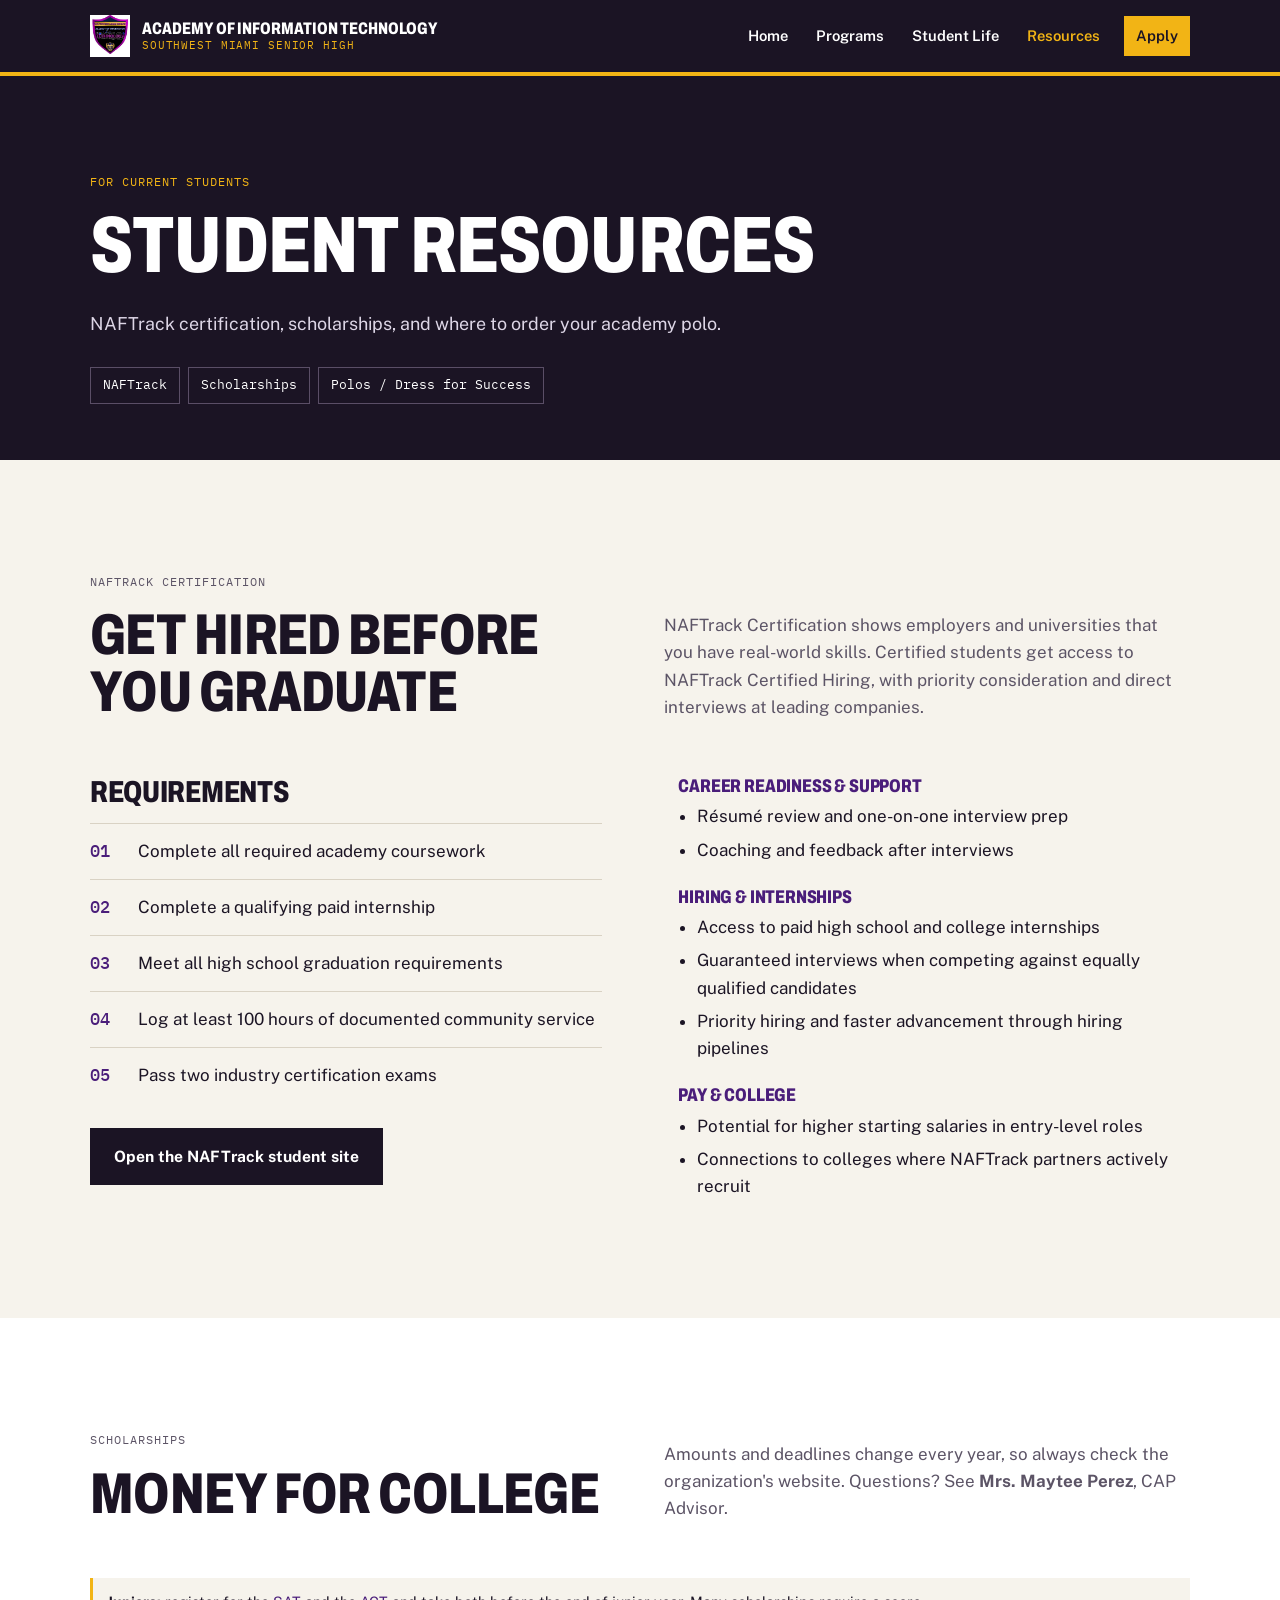
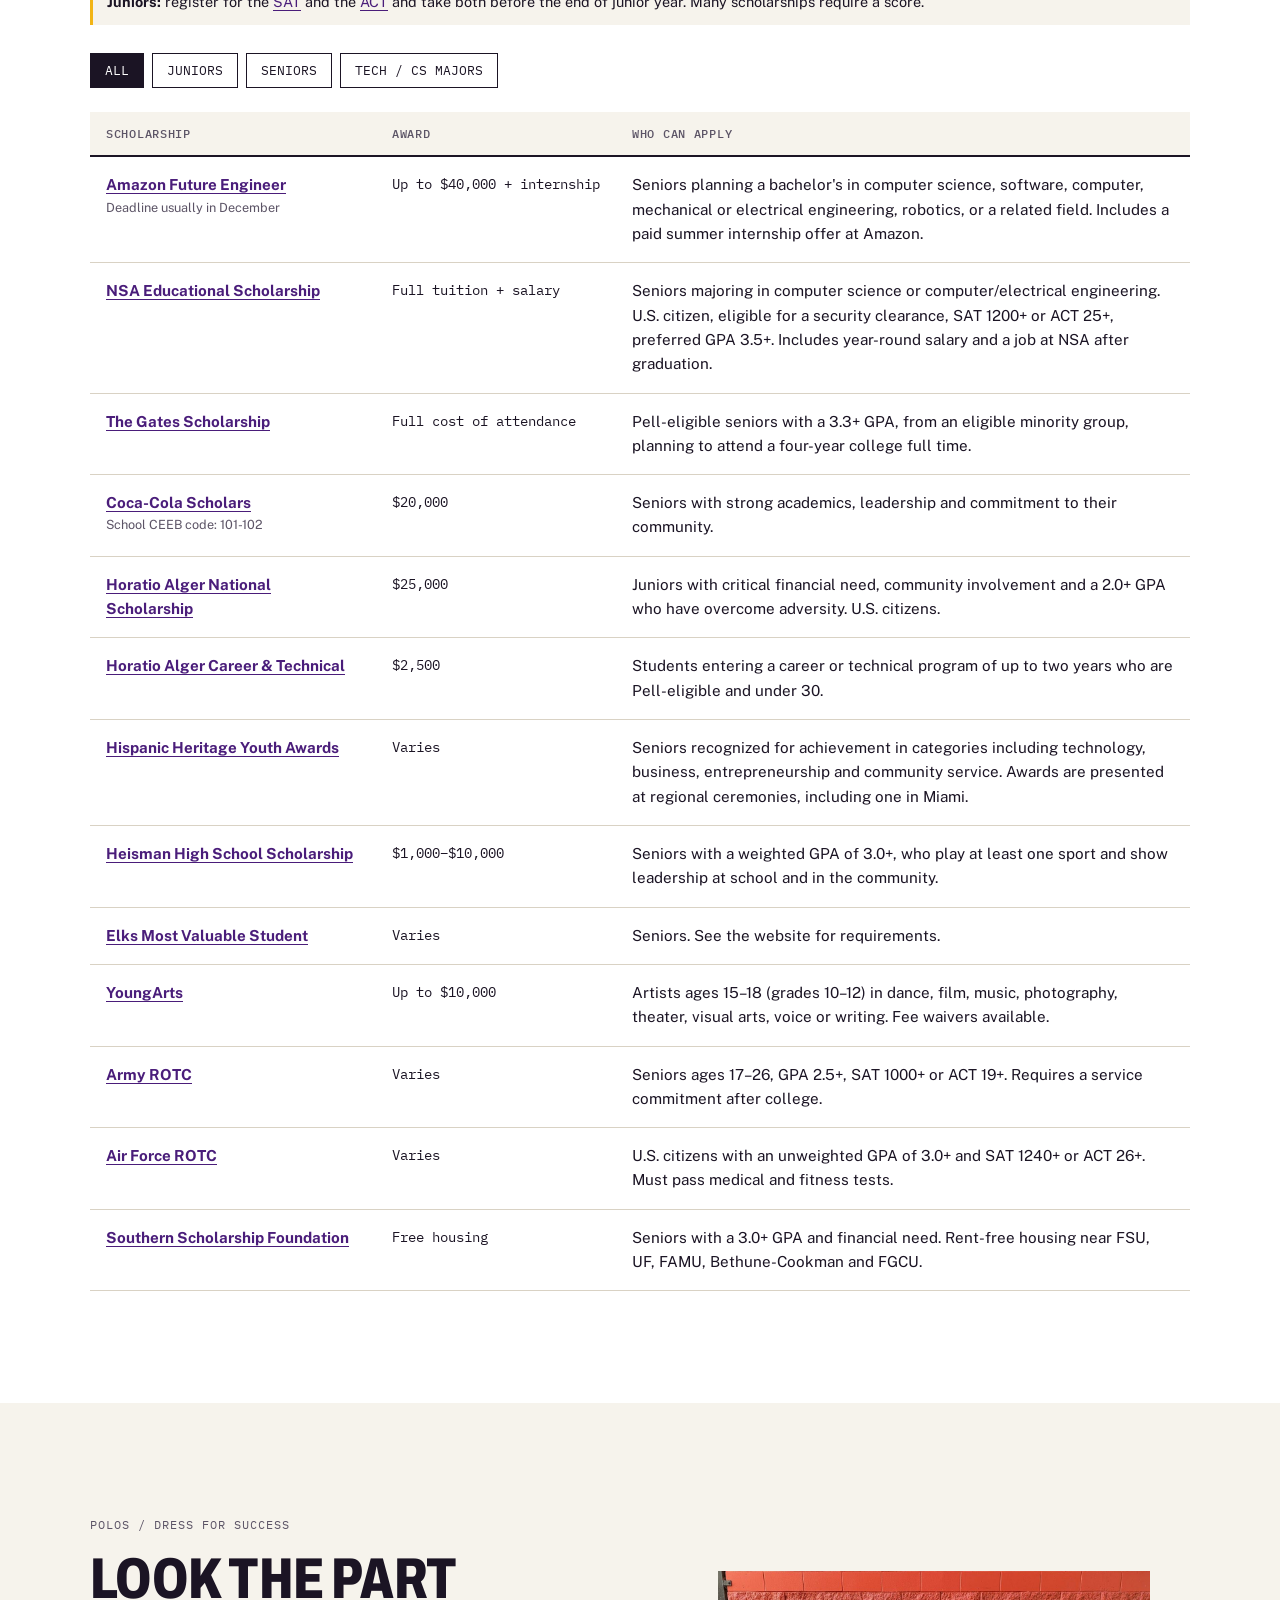
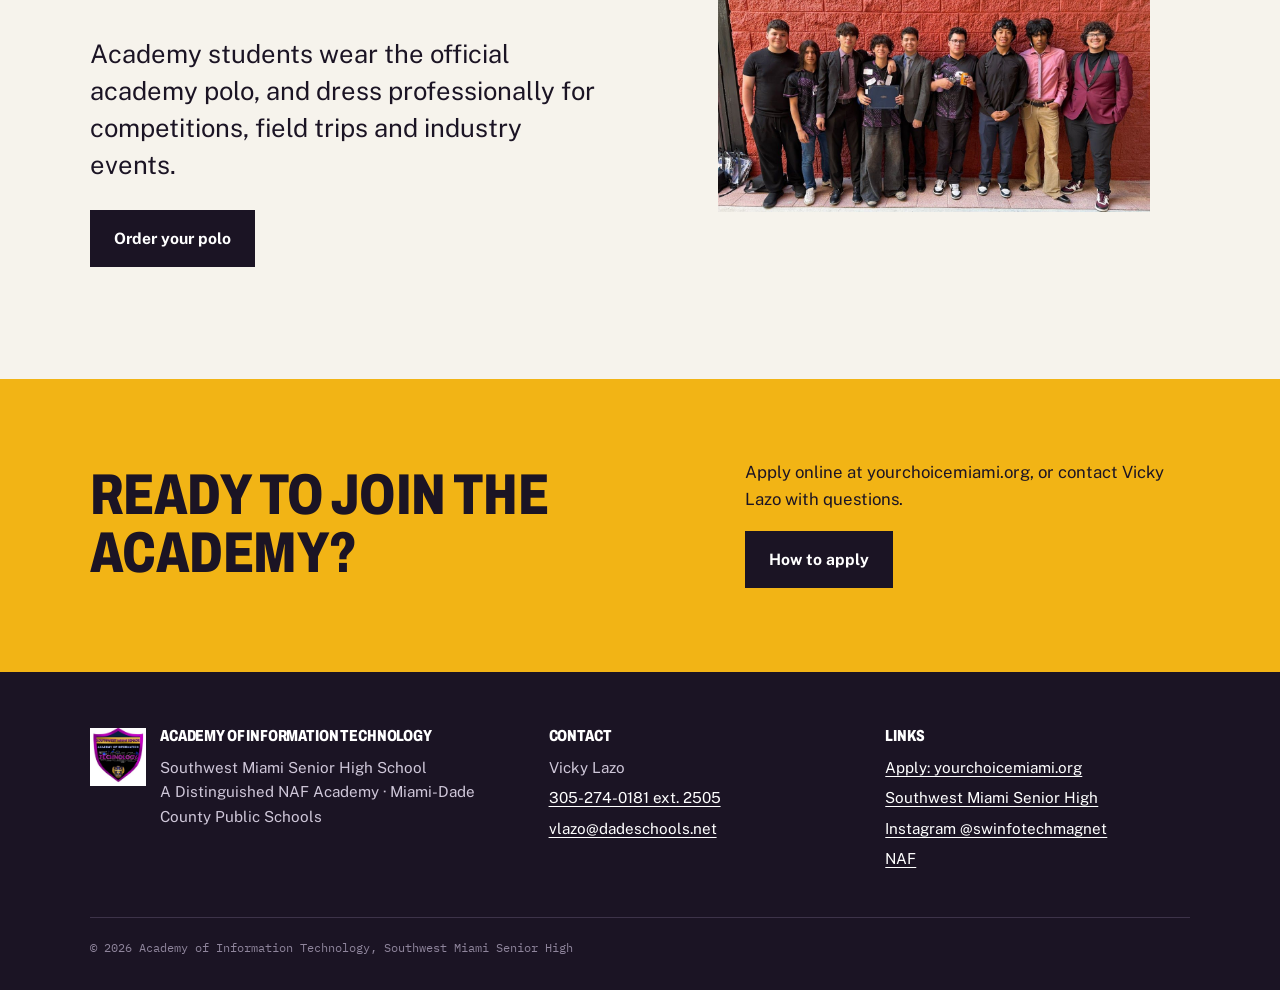
<file: resources.html>
<!doctype html>
<html lang="en">
<head>
  <meta charset="utf-8">
  <meta name="viewport" content="width=device-width, initial-scale=1">
  <title>Student Resources | Academy of Information Technology</title>
  <meta name="description" content="NAFTrack certification, scholarships and academy polos for Academy of Information Technology students.">
  <link rel="icon" href="images/logo-academy.png">
  <link rel="preconnect" href="https://fonts.googleapis.com">
  <link rel="preconnect" href="https://fonts.gstatic.com" crossorigin>
  <link href="https://fonts.googleapis.com/css2?family=Archivo:wdth,wght@62..125,400..900&family=IBM+Plex+Mono:wght@400;500&family=Public+Sans:ital,wght@0,400;0,600;0,700;1,400&display=swap" rel="stylesheet">
  <link rel="stylesheet" href="css/style.css">
</head>
<body>
  <a class="skip" href="#main">Skip to content</a>

  <header class="site-header">
    <div class="wrap">
      <a class="brand" href="index.html">
        <img src="images/logo-academy.png" alt="">
        <span>Academy of Information Technology<small>Southwest Miami Senior High</small></span>
      </a>
      <button class="nav-toggle" type="button" aria-expanded="false" aria-controls="site-nav">Menu</button>
      <nav class="nav" id="site-nav" aria-label="Main">
        <ul>
          <li><a href="index.html">Home</a></li>
          <li><a href="programs.html">Programs</a></li>
          <li><a href="student-life.html">Student Life</a></li>
          <li><a href="resources.html" aria-current="page">Resources</a></li>
          <li><a class="nav-apply" href="apply.html">Apply</a></li>
        </ul>
      </nav>
    </div>
  </header>

  <main id="main">
  <header class="page-head">
    <div class="wrap">
      <span class="label">For current students</span>
      <h1>Student resources</h1>
      <p>NAFTrack certification, scholarships, and where to order your academy polo.</p>
      <nav class="jump" aria-label="Jump to a section">
        <a href="#naftrack">NAFTrack</a>
        <a href="#scholarships">Scholarships</a>
        <a href="#polos">Polos / Dress for Success</a>
      </nav>
    </div>
  </header>

  <section class="section" id="naftrack">
    <div class="wrap">
      <div class="section-head">
        <div>
          <span class="label">NAFTrack certification</span>
          <h2>Get hired before you graduate</h2>
        </div>
        <p>NAFTrack Certification shows employers and universities that you have real-world skills. Certified students get access to NAFTrack Certified Hiring, with priority consideration and direct interviews at leading companies.</p>
      </div>
      <div class="two-col">
        <div>
          <h3>Requirements</h3>
          <ol class="reqs">
            <li>Complete all required academy coursework</li>
            <li>Complete a qualifying paid internship</li>
            <li>Meet all high school graduation requirements</li>
            <li>Log at least 100 hours of documented community service</li>
            <li>Pass two industry certification exams</li>
          </ol>
          <p style="margin-top:24px"><a class="btn" href="https://students.naftrack.org/">Open the NAFTrack student site</a></p>
        </div>
        <div class="benefits">
          <h4>Career readiness &amp; support</h4>
          <ul>
            <li>Résumé review and one-on-one interview prep</li>
            <li>Coaching and feedback after interviews</li>
          </ul>
          <h4>Hiring &amp; internships</h4>
          <ul>
            <li>Access to paid high school and college internships</li>
            <li>Guaranteed interviews when competing against equally qualified candidates</li>
            <li>Priority hiring and faster advancement through hiring pipelines</li>
          </ul>
          <h4>Pay &amp; college</h4>
          <ul>
            <li>Potential for higher starting salaries in entry-level roles</li>
            <li>Connections to colleges where NAFTrack partners actively recruit</li>
          </ul>
        </div>
      </div>
    </div>
  </section>

  <section class="section section-white" id="scholarships">
    <div class="wrap">
      <div class="section-head">
        <div>
          <span class="label">Scholarships</span>
          <h2>Money for college</h2>
        </div>
        <p>Amounts and deadlines change every year, so always check the organization's website. Questions? See <strong>Mrs. Maytee Perez</strong>, CAP Advisor.</p>
      </div>
      <p class="note" style="margin:0 0 28px"><strong>Juniors:</strong> register for the <a href="https://collegereadiness.collegeboard.org/sat/register">SAT</a> and the <a href="https://www.act.org/">ACT</a> and take both before the end of junior year. Many scholarships require a score.</p>
      <div class="filters" role="group" aria-label="Filter scholarships by grade">
        <button type="button" data-filter="all" aria-pressed="true">All</button>
        <button type="button" data-filter="junior" aria-pressed="false">Juniors</button>
        <button type="button" data-filter="senior" aria-pressed="false">Seniors</button>
        <button type="button" data-filter="tech" aria-pressed="false">Tech / CS majors</button>
      </div>
      <table class="scholarships">
        <thead><tr><th>Scholarship</th><th>Award</th><th>Who can apply</th></tr></thead>
        <tbody>
          <tr data-grade="senior tech">
            <td><a href="https://www.amazonfutureengineer.com/scholarships">Amazon Future Engineer</a><small>Deadline usually in December</small></td>
            <td class="amt">Up to $40,000 + internship</td>
            <td>Seniors planning a bachelor's in computer science, software, computer, mechanical or electrical engineering, robotics, or a related field. Includes a paid summer internship offer at Amazon.</td>
          </tr>
          <tr data-grade="senior tech">
            <td><a href="https://www.intelligencecareers.gov/nsa/nsastudents.html">NSA Educational Scholarship</a></td>
            <td class="amt">Full tuition + salary</td>
            <td>Seniors majoring in computer science or computer/electrical engineering. U.S. citizen, eligible for a security clearance, SAT 1200+ or ACT 25+, preferred GPA 3.5+. Includes year-round salary and a job at NSA after graduation.</td>
          </tr>
          <tr data-grade="senior">
            <td><a href="https://www.thegatesscholarship.org/scholarship">The Gates Scholarship</a></td>
            <td class="amt">Full cost of attendance</td>
            <td>Pell-eligible seniors with a 3.3+ GPA, from an eligible minority group, planning to attend a four-year college full time.</td>
          </tr>
          <tr data-grade="senior">
            <td><a href="https://www.coca-colascholarsfoundation.org/">Coca-Cola Scholars</a><small>School CEEB code: 101-102</small></td>
            <td class="amt">$20,000</td>
            <td>Seniors with strong academics, leadership and commitment to their community.</td>
          </tr>
          <tr data-grade="junior">
            <td><a href="https://scholars.horatioalger.org/about-our-scholarship-programs/national-scholarships/">Horatio Alger National Scholarship</a></td>
            <td class="amt">$25,000</td>
            <td>Juniors with critical financial need, community involvement and a 2.0+ GPA who have overcome adversity. U.S. citizens.</td>
          </tr>
          <tr data-grade="senior">
            <td><a href="https://scholars.horatioalger.org/scholarships/">Horatio Alger Career &amp; Technical</a></td>
            <td class="amt">$2,500</td>
            <td>Students entering a career or technical program of up to two years who are Pell-eligible and under 30.</td>
          </tr>
          <tr data-grade="senior">
            <td><a href="https://hispanicheritage.org/programs/leadership/youth-awards/">Hispanic Heritage Youth Awards</a></td>
            <td class="amt">Varies</td>
            <td>Seniors recognized for achievement in categories including technology, business, entrepreneurship and community service. Awards are presented at regional ceremonies, including one in Miami.</td>
          </tr>
          <tr data-grade="senior">
            <td><a href="https://www.heismanscholarship.com/">Heisman High School Scholarship</a></td>
            <td class="amt">$1,000–$10,000</td>
            <td>Seniors with a weighted GPA of 3.0+, who play at least one sport and show leadership at school and in the community.</td>
          </tr>
          <tr data-grade="senior">
            <td><a href="https://www.elks.org/enf/scholars/mvs.cfm">Elks Most Valuable Student</a></td>
            <td class="amt">Varies</td>
            <td>Seniors. See the website for requirements.</td>
          </tr>
          <tr data-grade="senior">
            <td><a href="https://www.youngarts.org/">YoungArts</a></td>
            <td class="amt">Up to $10,000</td>
            <td>Artists ages 15–18 (grades 10–12) in dance, film, music, photography, theater, visual arts, voice or writing. Fee waivers available.</td>
          </tr>
          <tr data-grade="senior">
            <td><a href="https://www.goarmy.com/rotc/">Army ROTC</a></td>
            <td class="amt">Varies</td>
            <td>Seniors ages 17–26, GPA 2.5+, SAT 1000+ or ACT 19+. Requires a service commitment after college.</td>
          </tr>
          <tr data-grade="senior">
            <td><a href="https://www.afrotc.com/">Air Force ROTC</a></td>
            <td class="amt">Varies</td>
            <td>U.S. citizens with an unweighted GPA of 3.0+ and SAT 1240+ or ACT 26+. Must pass medical and fitness tests.</td>
          </tr>
          <tr data-grade="senior">
            <td><a href="https://www.southernscholarship.org/">Southern Scholarship Foundation</a></td>
            <td class="amt">Free housing</td>
            <td>Seniors with a 3.0+ GPA and financial need. Rent-free housing near FSU, UF, FAMU, Bethune-Cookman and FGCU.</td>
          </tr>
        </tbody>
      </table>
    </div>
  </section>

  <section class="section" id="polos">
    <div class="wrap split">
      <div>
        <span class="label">Polos / Dress for Success</span>
        <h2>Look the part</h2>
        <p class="lede">Academy students wear the official academy polo, and dress professionally for competitions, field trips and industry events.</p>
        <a class="btn" href="https://shop.bigdreamsuniforms.com/ProductPage?fsj=reset&amp;brand=all&amp;group=SWHS+%2D+TECH%2E+ACADEMY&amp;dept=all&amp;show=all&amp;l=1">Order your polo</a>
      </div>
      <figure class="split-photo">
        <img src="images/photo-competition-team.jpg" alt="Academy students in professional dress at a competition">
      </figure>
    </div>
  </section>
  </main>

  <section class="cta">
    <div class="wrap">
      <h2>Ready to join the academy?</h2>
      <div>
        <p>Apply online at yourchoicemiami.org, or contact Vicky Lazo with questions.</p>
        <a class="btn" href="apply.html">How to apply</a>
      </div>
    </div>
  </section>

  <footer class="site-footer">
    <div class="wrap">
      <div class="footer-grid">
        <div class="footer-brand">
          <img src="images/logo-academy.png" alt="">
          <div>
            <h4>Academy of Information Technology</h4>
            <p>Southwest Miami Senior High School<br>A Distinguished NAF Academy · Miami-Dade County Public Schools</p>
          </div>
        </div>
        <div>
          <h4>Contact</h4>
          <ul>
            <li>Vicky Lazo</li>
            <li><a href="tel:+13052740181,2505">305-274-0181 ext. 2505</a></li>
            <li><a href="mailto:vlazo@dadeschools.net">vlazo@dadeschools.net</a></li>
          </ul>
        </div>
        <div>
          <h4>Links</h4>
          <ul>
            <li><a href="https://yourchoicemiami.org/">Apply: yourchoicemiami.org</a></li>
            <li><a href="https://southwestmiamieagles.net/">Southwest Miami Senior High</a></li>
            <li><a href="https://www.instagram.com/swinfotechmagnet/">Instagram @swinfotechmagnet</a></li>
            <li><a href="https://naf.org/">NAF</a></li>
          </ul>
        </div>
      </div>
      <div class="footer-bottom">© <span id="year">2026</span> Academy of Information Technology, Southwest Miami Senior High</div>
    </div>
  </footer>

  <script src="js/main.js"></script>
</body>
</html>
</file>
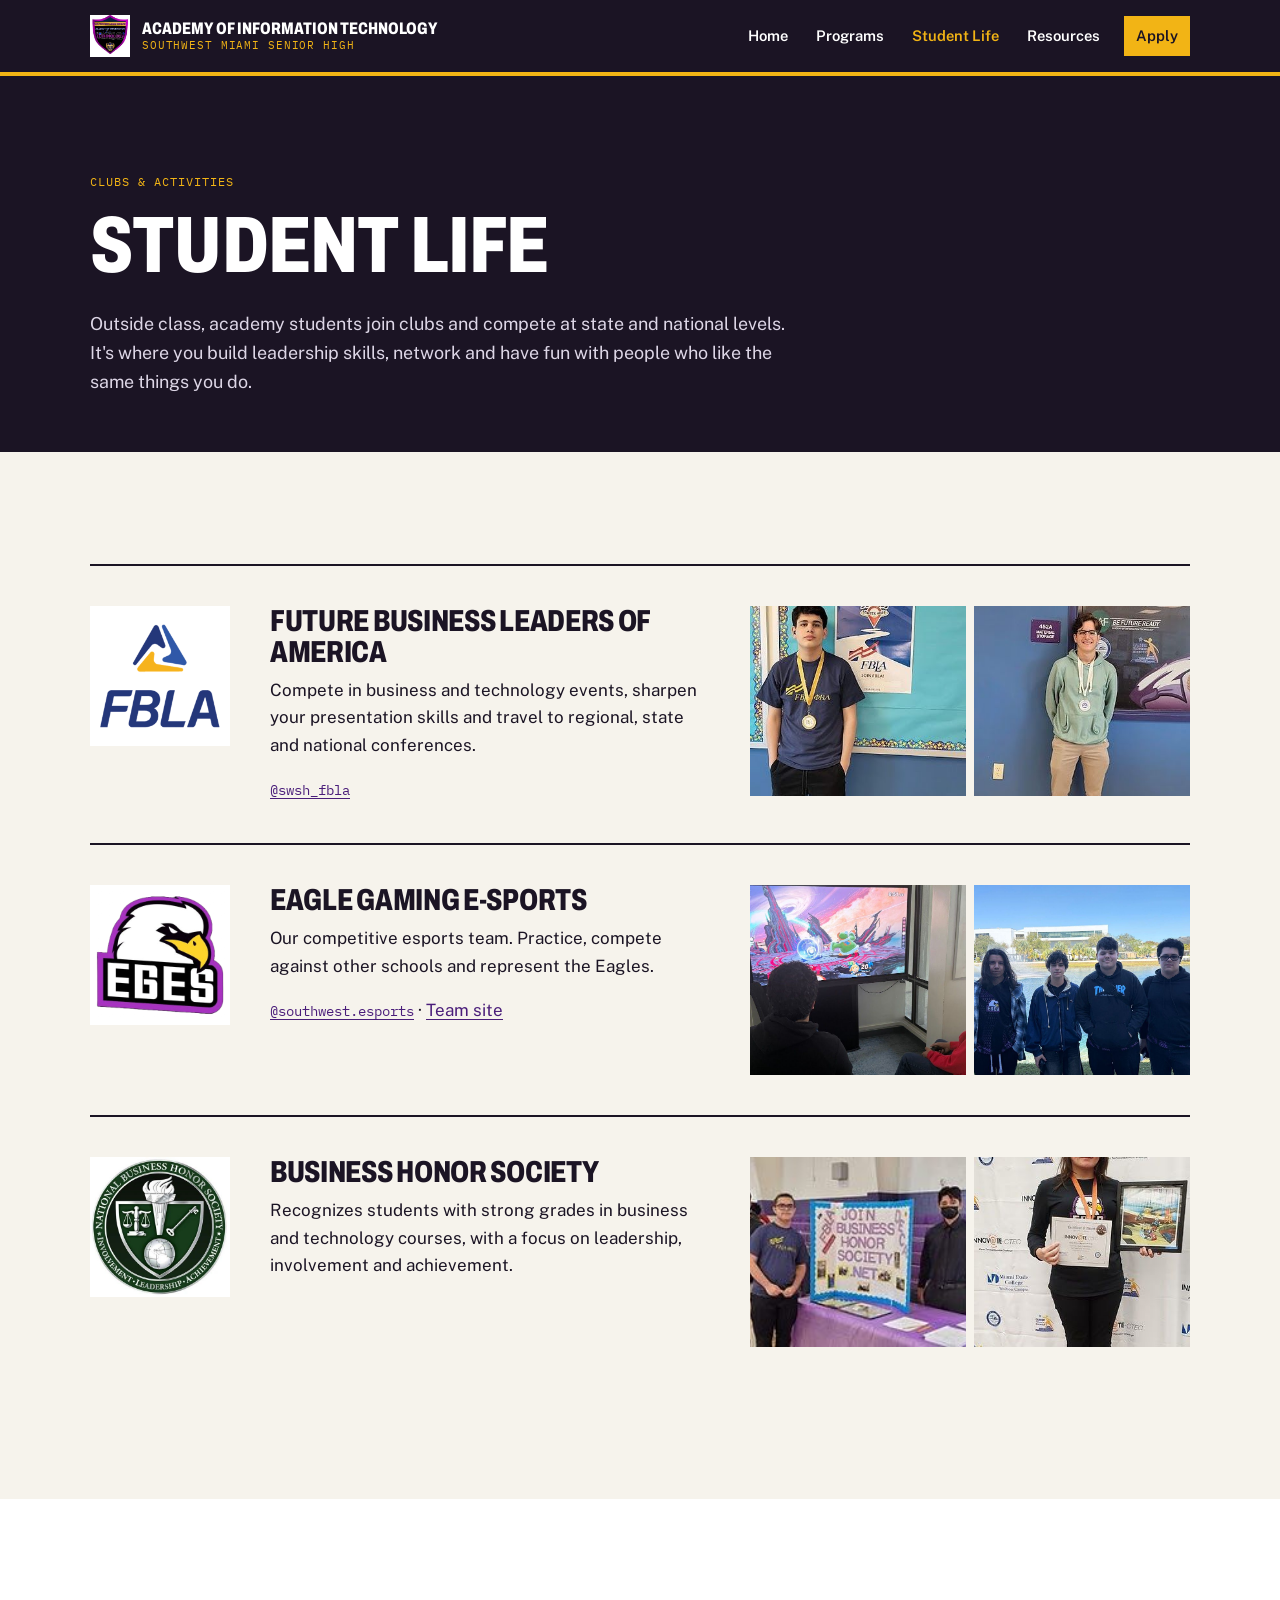
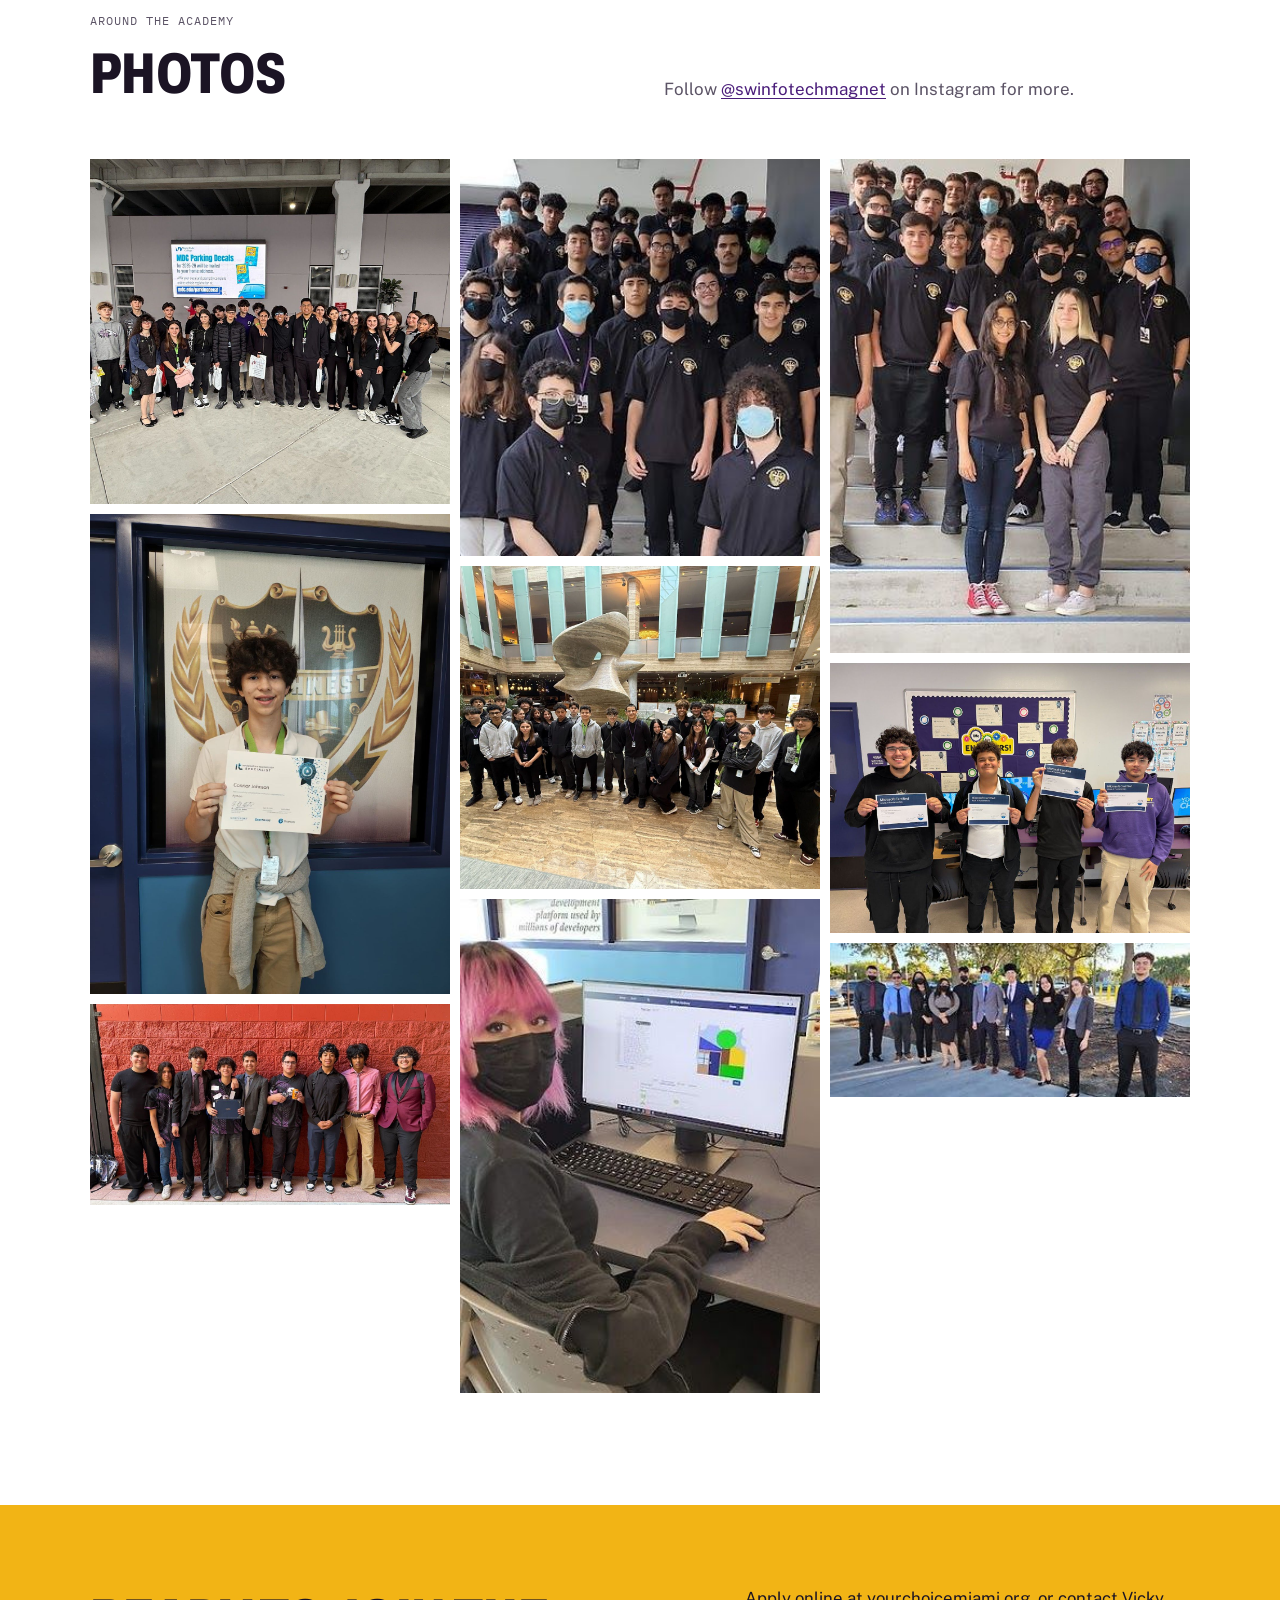
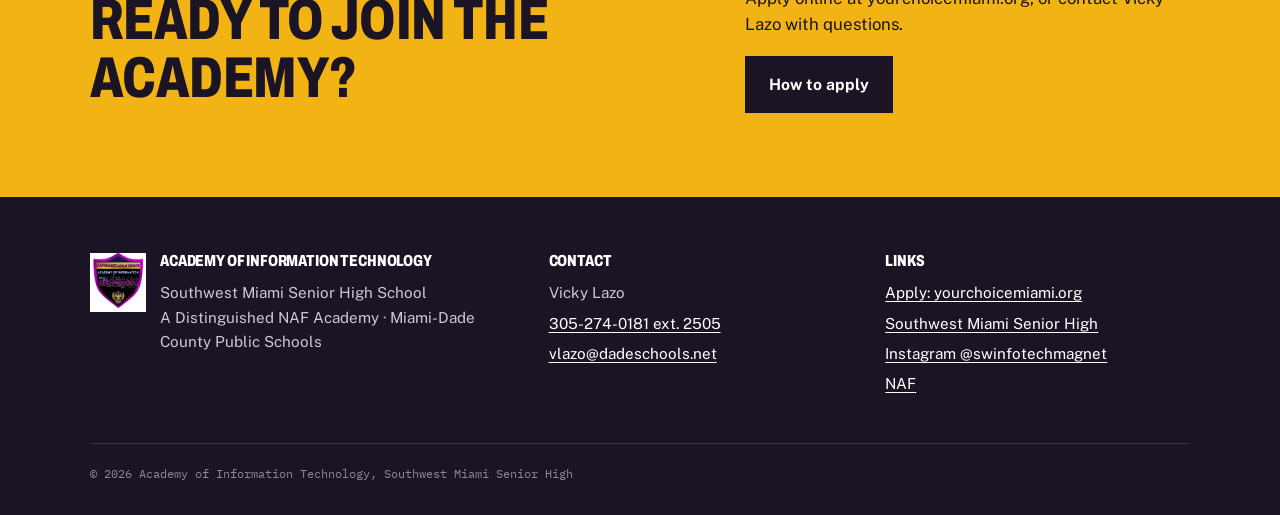
<file: student-life.html>
<!doctype html>
<html lang="en">
<head>
  <meta charset="utf-8">
  <meta name="viewport" content="width=device-width, initial-scale=1">
  <title>Student Life | Academy of Information Technology</title>
  <meta name="description" content="FBLA, Eagle Gaming E-Sports, Business Honor Society and photos from the Academy of Information Technology.">
  <link rel="icon" href="images/logo-academy.png">
  <link rel="preconnect" href="https://fonts.googleapis.com">
  <link rel="preconnect" href="https://fonts.gstatic.com" crossorigin>
  <link href="https://fonts.googleapis.com/css2?family=Archivo:wdth,wght@62..125,400..900&family=IBM+Plex+Mono:wght@400;500&family=Public+Sans:ital,wght@0,400;0,600;0,700;1,400&display=swap" rel="stylesheet">
  <link rel="stylesheet" href="css/style.css">
</head>
<body>
  <a class="skip" href="#main">Skip to content</a>

  <header class="site-header">
    <div class="wrap">
      <a class="brand" href="index.html">
        <img src="images/logo-academy.png" alt="">
        <span>Academy of Information Technology<small>Southwest Miami Senior High</small></span>
      </a>
      <button class="nav-toggle" type="button" aria-expanded="false" aria-controls="site-nav">Menu</button>
      <nav class="nav" id="site-nav" aria-label="Main">
        <ul>
          <li><a href="index.html">Home</a></li>
          <li><a href="programs.html">Programs</a></li>
          <li><a href="student-life.html" aria-current="page">Student Life</a></li>
          <li><a href="resources.html">Resources</a></li>
          <li><a class="nav-apply" href="apply.html">Apply</a></li>
        </ul>
      </nav>
    </div>
  </header>

  <main id="main">
  <header class="page-head">
    <div class="wrap">
      <span class="label">Clubs &amp; activities</span>
      <h1>Student life</h1>
      <p>Outside class, academy students join clubs and compete at state and national levels. It's where you build leadership skills, network and have fun with people who like the same things you do.</p>
    </div>
  </header>

  <section class="section">
    <div class="wrap">
      <article class="club">
        <img src="images/club-fbla.png" alt="FBLA logo">
        <div>
          <h3>Future Business Leaders of America</h3>
          <p>Compete in business and technology events, sharpen your presentation skills and travel to regional, state and national conferences.</p>
          <a class="handle" href="https://www.instagram.com/swsh_fbla/">@swsh_fbla</a>
        </div>
        <div class="club-photos">
          <img src="images/photo-fbla-student.jpg" alt="A student wearing an FBLA medal">
          <img src="images/photo-student-medal.jpg" alt="A student wearing a medal next to an academy poster">
        </div>
      </article>

      <article class="club">
        <img src="images/club-eges.png" alt="Eagle Gaming E-Sports logo">
        <div>
          <h3>Eagle Gaming E-Sports</h3>
          <p>Our competitive esports team. Practice, compete against other schools and represent the Eagles.</p>
          <a class="handle" href="https://www.instagram.com/southwest.esports/">@southwest.esports</a>
          · <a href="https://sites.google.com/view/eagle-gaming-esport/home">Team site</a>
        </div>
        <div class="club-photos">
          <img src="images/photo-esports.jpg" alt="Two students in an esports match">
          <img src="images/photo-esports-team.jpg" alt="Four esports team members outdoors by a lake">
        </div>
      </article>

      <article class="club">
        <img src="images/club-bhs.jpg" alt="National Business Honor Society seal">
        <div>
          <h3>Business Honor Society</h3>
          <p>Recognizes students with strong grades in business and technology courses, with a focus on leadership, involvement and achievement.</p>
        </div>
        <div class="club-photos">
          <img src="images/photo-bhs-table.jpg" alt="Students at a Business Honor Society recruitment table">
          <img src="images/photo-innovate-award.jpg" alt="A student holding an award certificate">
        </div>
      </article>
    </div>
  </section>

  <section class="section section-white">
    <div class="wrap">
      <div class="section-head">
        <div>
          <span class="label">Around the academy</span>
          <h2>Photos</h2>
        </div>
        <p>Follow <a href="https://www.instagram.com/swinfotechmagnet/">@swinfotechmagnet</a> on Instagram for more.</p>
      </div>
      <div class="gallery">
        <img src="images/photo-mdc-visit.jpg" alt="Academy students on a college campus visit">
        <img src="images/photo-certificate.jpg" alt="A student holding a certification certificate">
        <img src="images/photo-competition-team.jpg" alt="Academy students dressed up at a competition">
        <img src="images/photo-academy-polos.jpg" alt="Students wearing academy polos">
        <img src="images/photo-field-trip-lobby.jpg" alt="Students on a field trip in a building lobby">
        <img src="images/photo-student-computer.jpg" alt="A student working at a computer">
        <img src="images/photo-academy-group.jpg" alt="A group of academy students on stairs">
        <img src="images/photo-microsoft-certified.jpg" alt="Students holding Microsoft certificates">
        <img src="images/photo-business-attire.jpg" alt="Students in business attire">
      </div>
    </div>
  </section>
  </main>

  <section class="cta">
    <div class="wrap">
      <h2>Ready to join the academy?</h2>
      <div>
        <p>Apply online at yourchoicemiami.org, or contact Vicky Lazo with questions.</p>
        <a class="btn" href="apply.html">How to apply</a>
      </div>
    </div>
  </section>

  <footer class="site-footer">
    <div class="wrap">
      <div class="footer-grid">
        <div class="footer-brand">
          <img src="images/logo-academy.png" alt="">
          <div>
            <h4>Academy of Information Technology</h4>
            <p>Southwest Miami Senior High School<br>A Distinguished NAF Academy · Miami-Dade County Public Schools</p>
          </div>
        </div>
        <div>
          <h4>Contact</h4>
          <ul>
            <li>Vicky Lazo</li>
            <li><a href="tel:+13052740181,2505">305-274-0181 ext. 2505</a></li>
            <li><a href="mailto:vlazo@dadeschools.net">vlazo@dadeschools.net</a></li>
          </ul>
        </div>
        <div>
          <h4>Links</h4>
          <ul>
            <li><a href="https://yourchoicemiami.org/">Apply: yourchoicemiami.org</a></li>
            <li><a href="https://southwestmiamieagles.net/">Southwest Miami Senior High</a></li>
            <li><a href="https://www.instagram.com/swinfotechmagnet/">Instagram @swinfotechmagnet</a></li>
            <li><a href="https://naf.org/">NAF</a></li>
          </ul>
        </div>
      </div>
      <div class="footer-bottom">© <span id="year">2026</span> Academy of Information Technology, Southwest Miami Senior High</div>
    </div>
  </footer>

  <script src="js/main.js"></script>
</body>
</html>
</file>
<file: css/style.css>
/* Academy of Information Technology — Southwest Miami Senior High
   One stylesheet for every page. Colors and fonts live in :root so they
   are easy to change in one place. */

:root {
  --purple: #4a1d7a;
  --purple-dark: #2b1047;
  --ink: #1b1424;
  --gold: #f2b415;
  --paper: #f6f3ec;
  --white: #ffffff;
  --line: #d9d2c4;
  --muted: #5c5466;

  --display: "Archivo", "Arial Narrow", sans-serif;
  --body: "Public Sans", system-ui, sans-serif;
  --mono: "IBM Plex Mono", ui-monospace, monospace;

  --wrap: 1180px;
  --gutter: clamp(16px, 4vw, 40px);
}

*, *::before, *::after { box-sizing: border-box; }

html { scroll-behavior: smooth; }

body {
  margin: 0;
  background: var(--paper);
  color: var(--ink);
  font-family: var(--body);
  font-size: 17px;
  line-height: 1.6;
  -webkit-font-smoothing: antialiased;
}

img { max-width: 100%; display: block; }

a { color: var(--purple); text-underline-offset: 3px; }
a:hover { color: var(--ink); }

h1, h2, h3, h4 {
  font-family: var(--display);
  font-stretch: 75%;
  font-weight: 800;
  line-height: 1;
  letter-spacing: -0.01em;
  margin: 0 0 0.5em;
  text-transform: uppercase;
}

h1 { font-size: clamp(2.8rem, 8vw, 6.2rem); }
h2 { font-size: clamp(2.1rem, 5vw, 3.6rem); }
h3 { font-size: clamp(1.4rem, 2.6vw, 1.9rem); }
h4 { font-size: 1.15rem; }

p { margin: 0 0 1em; }

.wrap {
  max-width: var(--wrap);
  margin: 0 auto;
  padding: 0 var(--gutter);
}

.label {
  font-family: var(--mono);
  font-size: 0.78rem;
  letter-spacing: 0.08em;
  text-transform: uppercase;
  color: var(--muted);
  display: block;
  margin-bottom: 0.9rem;
}

.skip {
  position: absolute;
  left: -999px;
}
.skip:focus {
  left: 12px; top: 12px; z-index: 100;
  background: var(--gold); color: var(--ink); padding: 8px 12px;
}

/* ---------- Header ---------- */

.site-header {
  background: var(--ink);
  color: var(--white);
  position: sticky;
  top: 0;
  z-index: 50;
  border-bottom: 4px solid var(--gold);
}

.site-header .wrap {
  display: flex;
  align-items: center;
  justify-content: space-between;
  gap: 24px;
  min-height: 72px;
}

.brand {
  display: flex;
  align-items: center;
  gap: 12px;
  color: var(--white);
  text-decoration: none;
}
.brand img { width: 40px; height: auto; }
.brand span {
  font-family: var(--display);
  font-stretch: 75%;
  font-weight: 800;
  text-transform: uppercase;
  line-height: 1;
  font-size: 1.05rem;
}
.brand small {
  display: block;
  font-family: var(--mono);
  font-weight: 400;
  font-size: 0.68rem;
  letter-spacing: 0.08em;
  color: var(--gold);
  margin-top: 3px;
}

.nav ul {
  list-style: none;
  margin: 0;
  padding: 0;
  display: flex;
  gap: 4px;
}
.nav a {
  color: var(--white);
  text-decoration: none;
  font-size: 0.92rem;
  font-weight: 600;
  padding: 8px 12px;
  display: block;
}
.nav a:hover { color: var(--gold); }
.nav a[aria-current="page"] { color: var(--gold); }
.nav .nav-apply {
  background: var(--gold);
  color: var(--ink);
  margin-left: 8px;
}
.nav .nav-apply:hover { background: var(--white); color: var(--ink); }

.nav-toggle {
  display: none;
  background: none;
  border: 2px solid var(--white);
  color: var(--white);
  font-family: var(--mono);
  font-size: 0.8rem;
  text-transform: uppercase;
  padding: 6px 12px;
  cursor: pointer;
}

@media (max-width: 900px) {
  .nav-toggle { display: block; }
  .nav {
    display: none;
    position: absolute;
    top: 100%;
    left: 0; right: 0;
    background: var(--ink);
    border-bottom: 4px solid var(--gold);
  }
  .nav.open { display: block; }
  .nav ul { flex-direction: column; padding: 8px var(--gutter) 20px; }
  .nav a { padding: 12px 0; font-size: 1.05rem; border-bottom: 1px solid #3a3045; }
  .nav .nav-apply { margin: 12px 0 0; padding: 12px; text-align: center; border: 0; }
}

/* ---------- Buttons ---------- */

.btn {
  display: inline-block;
  font-weight: 700;
  font-size: 0.98rem;
  text-decoration: none;
  padding: 14px 22px;
  border: 2px solid var(--ink);
  background: var(--ink);
  color: var(--white);
}
.btn:hover { background: var(--purple); border-color: var(--purple); color: var(--white); }
.btn-gold { background: var(--gold); border-color: var(--gold); color: var(--ink); }
.btn-gold:hover { background: var(--white); border-color: var(--white); color: var(--ink); }
.btn-ghost { background: transparent; color: var(--ink); }
.btn-ghost:hover { background: var(--ink); border-color: var(--ink); }
.btn-row { display: flex; flex-wrap: wrap; gap: 12px; }

/* ---------- Home hero ---------- */

.hero {
  background: var(--purple);
  color: var(--white);
}
.hero-grid {
  display: grid;
  grid-template-columns: 1.05fr 1fr;
  min-height: 560px;
}
.hero-text {
  padding: clamp(40px, 7vw, 88px) var(--gutter) clamp(40px, 6vw, 72px);
  padding-left: max(var(--gutter), calc((100vw - var(--wrap)) / 2 + var(--gutter)));
  display: flex;
  flex-direction: column;
  justify-content: center;
}
.hero .label { color: var(--gold); }
.hero h1 { margin-bottom: 0.35em; }
.hero h1 em {
  font-style: normal;
  color: var(--gold);
}
.hero p { font-size: 1.15rem; max-width: 34em; color: #ece6f5; }
.hero .btn-ghost { color: var(--white); border-color: var(--white); }
.hero .btn-ghost:hover { background: var(--white); color: var(--ink); }
.hero-photo { position: relative; }
.hero-photo img {
  width: 100%; height: 100%;
  object-fit: cover;
  object-position: center 40%;
}
.hero-photo figcaption {
  position: absolute;
  left: 0; bottom: 0;
  background: var(--ink);
  color: var(--white);
  font-family: var(--mono);
  font-size: 0.72rem;
  padding: 8px 12px;
}

@media (max-width: 860px) {
  .hero-grid { grid-template-columns: 1fr; }
  .hero-photo { height: 320px; order: -1; }
}

/* ---------- Page header (inner pages) ---------- */

.page-head {
  background: var(--ink);
  color: var(--white);
  padding: clamp(48px, 8vw, 96px) 0 clamp(36px, 5vw, 56px);
}
.page-head .label { color: var(--gold); }
.page-head h1 { font-size: clamp(2.6rem, 7vw, 5rem); margin-bottom: 0.3em; }
.page-head p { max-width: 40em; font-size: 1.12rem; color: #ddd6e6; margin: 0; }

/* ---------- Sections ---------- */

.section { padding: clamp(56px, 9vw, 112px) 0; }
.section-tight { padding: clamp(40px, 6vw, 72px) 0; }
.section-white { background: var(--white); }
.section-ink { background: var(--ink); color: var(--white); }
.section-ink .label { color: var(--gold); }
.section-ink a { color: var(--gold); }
.section-purple { background: var(--purple); color: var(--white); }
.section-purple .label { color: var(--gold); }

.section-head {
  display: grid;
  grid-template-columns: 1fr 1fr;
  gap: 24px 48px;
  align-items: end;
  margin-bottom: clamp(32px, 5vw, 56px);
}
.section-head h2 { margin: 0; }
.section-head p { margin: 0; color: var(--muted); max-width: 32em; }
.section-ink .section-head p { color: #c9c0d4; }
@media (max-width: 760px) {
  .section-head { grid-template-columns: 1fr; }
}

.lede {
  font-size: clamp(1.25rem, 2.4vw, 1.6rem);
  line-height: 1.45;
  max-width: 34em;
}

/* ---------- Wins ---------- */

.wins { list-style: none; margin: 0; padding: 0; border-top: 2px solid var(--white); }
.wins li {
  display: grid;
  grid-template-columns: 90px 1fr 1.3fr;
  gap: 16px 32px;
  align-items: baseline;
  padding: 24px 0;
  border-bottom: 1px solid #3d3349;
}
.wins .year { font-family: var(--mono); color: var(--gold); }
.wins .who {
  font-family: var(--display);
  font-stretch: 75%;
  font-weight: 800;
  text-transform: uppercase;
  font-size: clamp(1.5rem, 3vw, 2.2rem);
  line-height: 1;
}
.wins .what { color: #d6cee0; }
.wins .what strong { color: var(--white); display: block; }
@media (max-width: 700px) {
  .wins li { grid-template-columns: 1fr; gap: 6px; }
}

/* ---------- Tracks (home overview) ---------- */

.tracks {
  list-style: none;
  margin: 0;
  padding: 0;
  border-top: 2px solid var(--ink);
}
.tracks li {
  display: grid;
  grid-template-columns: 70px 1.1fr 1.4fr auto;
  gap: 12px 32px;
  align-items: start;
  padding: 28px 0;
  border-bottom: 1px solid var(--line);
}
.tracks .num { font-family: var(--mono); font-size: 0.9rem; color: var(--purple); padding-top: 6px; }
.tracks h3 { margin: 0 0 6px; }
.tracks .tag {
  font-family: var(--mono);
  font-size: 0.72rem;
  text-transform: uppercase;
  letter-spacing: 0.06em;
  background: var(--gold);
  color: var(--ink);
  padding: 3px 7px;
  display: inline-block;
}
.tracks .tag-plain { background: transparent; border: 1px solid var(--ink); }
.tracks p { margin: 0; color: var(--muted); }
.tracks a.more { font-weight: 700; white-space: nowrap; padding-top: 4px; }
@media (max-width: 860px) {
  .tracks li { grid-template-columns: 50px 1fr; }
  .tracks p, .tracks a.more { grid-column: 2; }
}

/* ---------- Split (text + photo) ---------- */

.split {
  display: grid;
  grid-template-columns: 1fr 1fr;
  gap: clamp(32px, 6vw, 80px);
  align-items: center;
}
.split-photo img { width: 100%; height: auto; }
.split-photo figcaption {
  font-family: var(--mono);
  font-size: 0.75rem;
  color: var(--muted);
  margin-top: 10px;
}
@media (max-width: 860px) {
  .split { grid-template-columns: 1fr; }
}

.pillars {
  list-style: none;
  padding: 0;
  margin: 28px 0 0;
  display: grid;
  grid-template-columns: 1fr 1fr;
  border-top: 1px solid var(--line);
  border-left: 1px solid var(--line);
}
.pillars li {
  padding: 18px 20px;
  border-right: 1px solid var(--line);
  border-bottom: 1px solid var(--line);
}
.pillars strong { display: block; font-size: 1.02rem; }
.pillars span { font-size: 0.92rem; color: var(--muted); }
@media (max-width: 520px) { .pillars { grid-template-columns: 1fr; } }

/* ---------- Certifications ---------- */

.certs {
  list-style: none;
  margin: 0;
  padding: 0;
  display: grid;
  grid-template-columns: repeat(5, 1fr);
  gap: 0;
  border-top: 1px solid var(--line);
  border-left: 1px solid var(--line);
}
.certs li {
  border-right: 1px solid var(--line);
  border-bottom: 1px solid var(--line);
  padding: 24px 18px;
  text-align: center;
  background: var(--white);
}
.certs img { width: 110px; height: 110px; object-fit: contain; margin: 0 auto 14px; }
.certs strong { display: block; font-size: 0.95rem; line-height: 1.3; }
.certs span { font-family: var(--mono); font-size: 0.72rem; color: var(--muted); text-transform: uppercase; }
@media (max-width: 960px) { .certs { grid-template-columns: repeat(3, 1fr); } }
@media (max-width: 560px) { .certs { grid-template-columns: repeat(2, 1fr); } .certs img { width: 84px; height: 84px; } }

/* ---------- Photo strip ---------- */

.strip {
  display: grid;
  grid-template-columns: 2fr 1fr 1.4fr;
  gap: 8px;
}
.strip img { width: 100%; height: 320px; object-fit: cover; }
@media (max-width: 760px) {
  .strip { grid-template-columns: 1fr 1fr; }
  .strip img { height: 200px; }
  .strip img:first-child { grid-column: 1 / -1; }
}

/* ---------- Call to action band ---------- */

.cta {
  background: var(--gold);
  color: var(--ink);
  padding: clamp(48px, 7vw, 80px) 0;
}
.cta .wrap {
  display: grid;
  grid-template-columns: 1.4fr 1fr;
  gap: 32px;
  align-items: center;
}
.cta h2 { margin: 0; }
.cta p { margin: 0 0 18px; font-size: 1.05rem; }
.cta .btn:hover { background: var(--purple); }
@media (max-width: 760px) { .cta .wrap { grid-template-columns: 1fr; } }

/* ---------- Program detail ---------- */

.jump {
  display: flex;
  flex-wrap: wrap;
  gap: 8px;
  margin-top: 28px;
}
.jump a {
  font-family: var(--mono);
  font-size: 0.8rem;
  color: var(--white);
  border: 1px solid #5a4e66;
  padding: 7px 12px;
  text-decoration: none;
}
.jump a:hover { border-color: var(--gold); color: var(--gold); }

.program {
  padding: clamp(56px, 8vw, 96px) 0;
  border-bottom: 1px solid var(--line);
  scroll-margin-top: 80px;
}
.program:nth-of-type(even) { background: var(--white); }
.program-grid {
  display: grid;
  grid-template-columns: 1fr 1.15fr;
  gap: clamp(32px, 6vw, 80px);
}
.program-intro .tag {
  font-family: var(--mono);
  font-size: 0.75rem;
  text-transform: uppercase;
  background: var(--gold);
  padding: 3px 8px;
  display: inline-block;
  margin-bottom: 14px;
}
.program-intro .careers {
  font-size: 0.92rem;
  color: var(--muted);
  border-left: 3px solid var(--purple);
  padding-left: 14px;
  margin-top: 20px;
}
.highlights { list-style: none; padding: 0; margin: 24px 0 0; }
.highlights li { padding: 14px 0; border-top: 1px solid var(--line); }
.highlights strong { display: block; }
.highlights span { color: var(--muted); font-size: 0.96rem; }

.pathway h4 {
  font-family: var(--mono);
  font-stretch: 100%;
  font-weight: 500;
  font-size: 0.8rem;
  letter-spacing: 0.08em;
  color: var(--muted);
  margin-bottom: 14px;
}
.years { list-style: none; padding: 0; margin: 0; }
.years > li {
  display: grid;
  grid-template-columns: 76px 1fr;
  gap: 16px;
  padding: 16px 0;
  border-top: 2px solid var(--ink);
}
.years .grade {
  font-family: var(--display);
  font-stretch: 75%;
  font-weight: 800;
  font-size: 1.6rem;
  line-height: 1;
  color: var(--purple);
}
.years .grade small {
  display: block;
  font-family: var(--mono);
  font-size: 0.65rem;
  font-weight: 400;
  color: var(--muted);
  text-transform: uppercase;
  margin-top: 4px;
}
.years ul { list-style: none; padding: 0; margin: 0; }
.years ul li { padding: 2px 0; }
.years .code { font-family: var(--mono); font-size: 0.85rem; color: var(--muted); }
.years .or {
  font-family: var(--mono);
  font-size: 0.72rem;
  text-transform: uppercase;
  color: var(--muted);
}
.note {
  font-size: 0.9rem;
  background: var(--paper);
  border-left: 3px solid var(--gold);
  padding: 12px 14px;
  margin-top: 16px;
}
.program:nth-of-type(odd) .note { background: var(--white); }

@media (max-width: 860px) {
  .program-grid { grid-template-columns: 1fr; }
}

/* ---------- Model (NAF) ---------- */

.model {
  display: grid;
  grid-template-columns: repeat(4, 1fr);
  gap: 0;
  border-top: 2px solid var(--white);
}
.model div {
  padding: 24px 24px 8px 0;
}
.model div + div { padding-left: 24px; border-left: 1px solid #3d3349; }
.model h3 { font-size: 1.4rem; color: var(--gold); }
.model p { color: #d6cee0; font-size: 0.95rem; }
@media (max-width: 900px) {
  .model { grid-template-columns: 1fr 1fr; }
  .model div:nth-child(3) { padding-left: 0; border-left: 0; }
}
@media (max-width: 560px) {
  .model { grid-template-columns: 1fr; }
  .model div, .model div + div { padding-left: 0; border-left: 0; border-bottom: 1px solid #3d3349; }
}

/* ---------- Clubs ---------- */

.club {
  display: grid;
  grid-template-columns: 140px 1fr 1fr;
  gap: 24px 40px;
  padding: 40px 0;
  border-top: 2px solid var(--ink);
  align-items: start;
}
.club > img { width: 140px; height: 140px; object-fit: contain; background: var(--white); }
.club h3 { margin-bottom: 10px; }
.club .handle { font-family: var(--mono); font-size: 0.9rem; }
.club-photos { display: grid; grid-template-columns: 1fr 1fr; gap: 8px; }
.club-photos img { width: 100%; height: 190px; object-fit: cover; }
@media (max-width: 860px) {
  .club { grid-template-columns: 90px 1fr; }
  .club > img { width: 90px; height: 90px; }
  .club-photos { grid-column: 1 / -1; }
}

.gallery {
  columns: 3 260px;
  column-gap: 10px;
}
.gallery img { width: 100%; margin-bottom: 10px; break-inside: avoid; }

/* ---------- Resources ---------- */

.reqs { counter-reset: req; list-style: none; padding: 0; margin: 0; }
.reqs li {
  counter-increment: req;
  display: grid;
  grid-template-columns: 48px 1fr;
  padding: 14px 0;
  border-top: 1px solid var(--line);
}
.reqs li::before {
  content: counter(req, decimal-leading-zero);
  font-family: var(--mono);
  color: var(--purple);
  font-weight: 500;
}

.two-col {
  display: grid;
  grid-template-columns: 1fr 1fr;
  gap: clamp(32px, 6vw, 80px);
}
@media (max-width: 860px) { .two-col { grid-template-columns: 1fr; } }

.benefits h4 { margin: 24px 0 8px; color: var(--purple); }
.benefits h4:first-child { margin-top: 0; }
.benefits ul { margin: 0; padding-left: 1.1em; }
.benefits li { margin-bottom: 6px; }

.filters {
  display: flex;
  flex-wrap: wrap;
  gap: 8px;
  margin-bottom: 24px;
}
.filters button {
  font-family: var(--mono);
  font-size: 0.8rem;
  text-transform: uppercase;
  background: transparent;
  border: 1px solid var(--ink);
  padding: 8px 14px;
  cursor: pointer;
  color: var(--ink);
}
.filters button[aria-pressed="true"] { background: var(--ink); color: var(--white); }

.scholarships {
  width: 100%;
  border-collapse: collapse;
  background: var(--white);
}
.scholarships th {
  text-align: left;
  font-family: var(--mono);
  font-weight: 500;
  font-size: 0.75rem;
  text-transform: uppercase;
  letter-spacing: 0.06em;
  color: var(--muted);
  padding: 12px 16px;
  border-bottom: 2px solid var(--ink);
  background: var(--paper);
}
.scholarships td {
  padding: 16px;
  border-bottom: 1px solid var(--line);
  vertical-align: top;
  font-size: 0.95rem;
}
.scholarships td:first-child { font-weight: 700; width: 26%; }
.scholarships td:first-child small { display: block; font-weight: 400; color: var(--muted); }
.scholarships .amt { font-family: var(--mono); font-size: 0.88rem; white-space: nowrap; }
.scholarships tr[hidden] { display: none; }
@media (max-width: 760px) {
  .scholarships thead { display: none; }
  .scholarships, .scholarships tbody, .scholarships tr, .scholarships td { display: block; width: 100%; }
  .scholarships tr { border-bottom: 2px solid var(--line); padding: 8px 0; }
  .scholarships td { border: 0; padding: 4px 16px; }
  .scholarships td:first-child { width: 100%; padding-top: 12px; }
}

/* ---------- Apply ---------- */

.steps { list-style: none; padding: 0; margin: 0; counter-reset: step; }
.steps li {
  counter-increment: step;
  display: grid;
  grid-template-columns: 64px 1fr;
  gap: 16px;
  padding: 24px 0;
  border-top: 2px solid var(--ink);
}
.steps li::before {
  content: counter(step);
  font-family: var(--display);
  font-stretch: 75%;
  font-weight: 800;
  font-size: 2.6rem;
  line-height: 1;
  color: var(--purple);
}
.steps h3 { font-size: 1.5rem; margin-bottom: 6px; }
.steps p { margin: 0; color: var(--muted); }

.contact-card {
  background: var(--ink);
  color: var(--white);
  padding: clamp(28px, 4vw, 40px);
}
.contact-card .label { color: var(--gold); }
.contact-card .name {
  font-family: var(--display);
  font-stretch: 75%;
  font-weight: 800;
  text-transform: uppercase;
  font-size: 2rem;
  line-height: 1;
  margin-bottom: 18px;
}
.contact-card a { color: var(--gold); }
.contact-card dl { margin: 0; }
.contact-card dt { font-family: var(--mono); font-size: 0.72rem; text-transform: uppercase; color: #a99fb6; margin-top: 14px; }
.contact-card dd { margin: 2px 0 0; font-size: 1.05rem; }

/* ---------- Footer ---------- */

.site-footer {
  background: var(--ink);
  color: #cfc7d9;
  padding: 56px 0 32px;
  font-size: 0.95rem;
  border-top: 4px solid var(--gold);
}
.footer-grid {
  display: grid;
  grid-template-columns: 1.4fr 1fr 1fr;
  gap: 32px;
}
.site-footer h4 { color: var(--white); font-size: 1rem; margin-bottom: 12px; }
.site-footer a { color: var(--white); }
.site-footer a:hover { color: var(--gold); }
.site-footer ul { list-style: none; padding: 0; margin: 0; }
.site-footer li { margin-bottom: 6px; }
.footer-brand { display: flex; gap: 14px; align-items: flex-start; }
.footer-brand img { width: 56px; }
.footer-bottom {
  margin-top: 40px;
  padding-top: 20px;
  border-top: 1px solid #3d3349;
  font-family: var(--mono);
  font-size: 0.75rem;
  color: #8f859c;
}
@media (max-width: 760px) { .footer-grid { grid-template-columns: 1fr; } }
</file>
